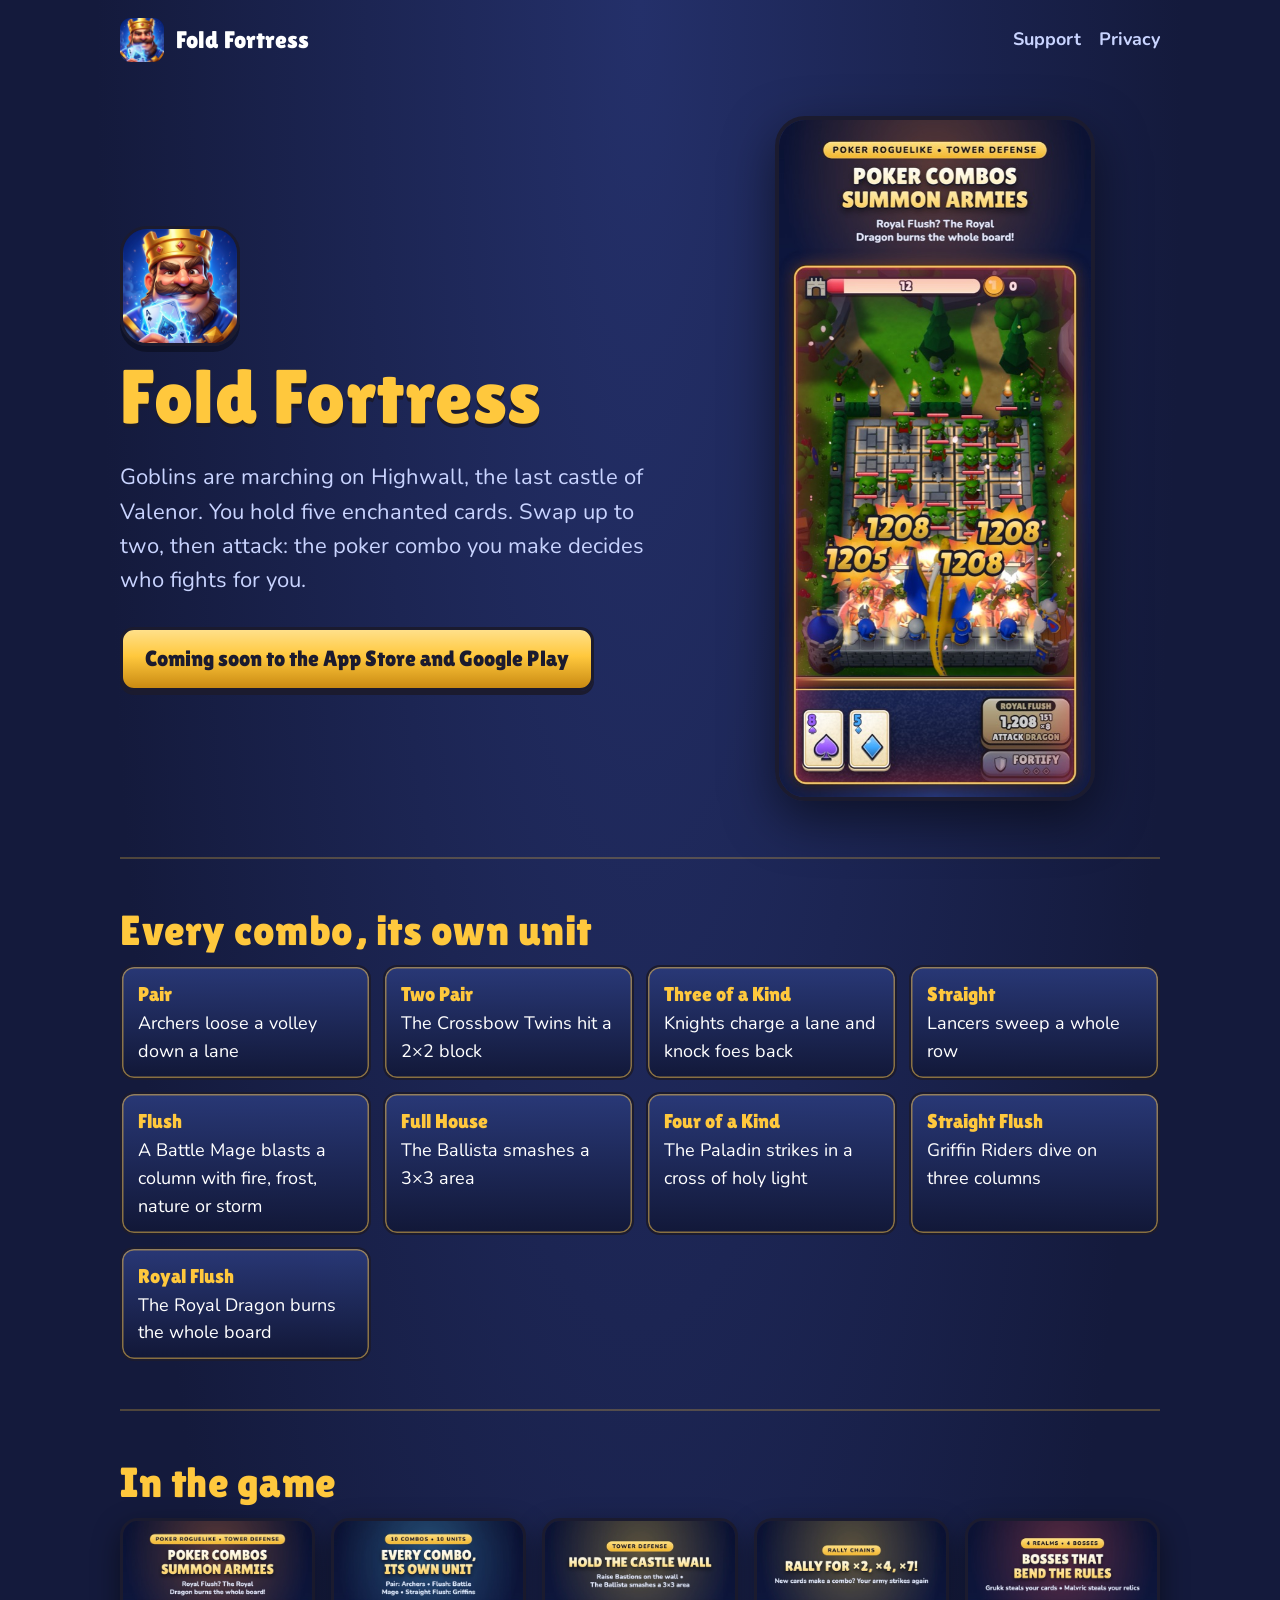
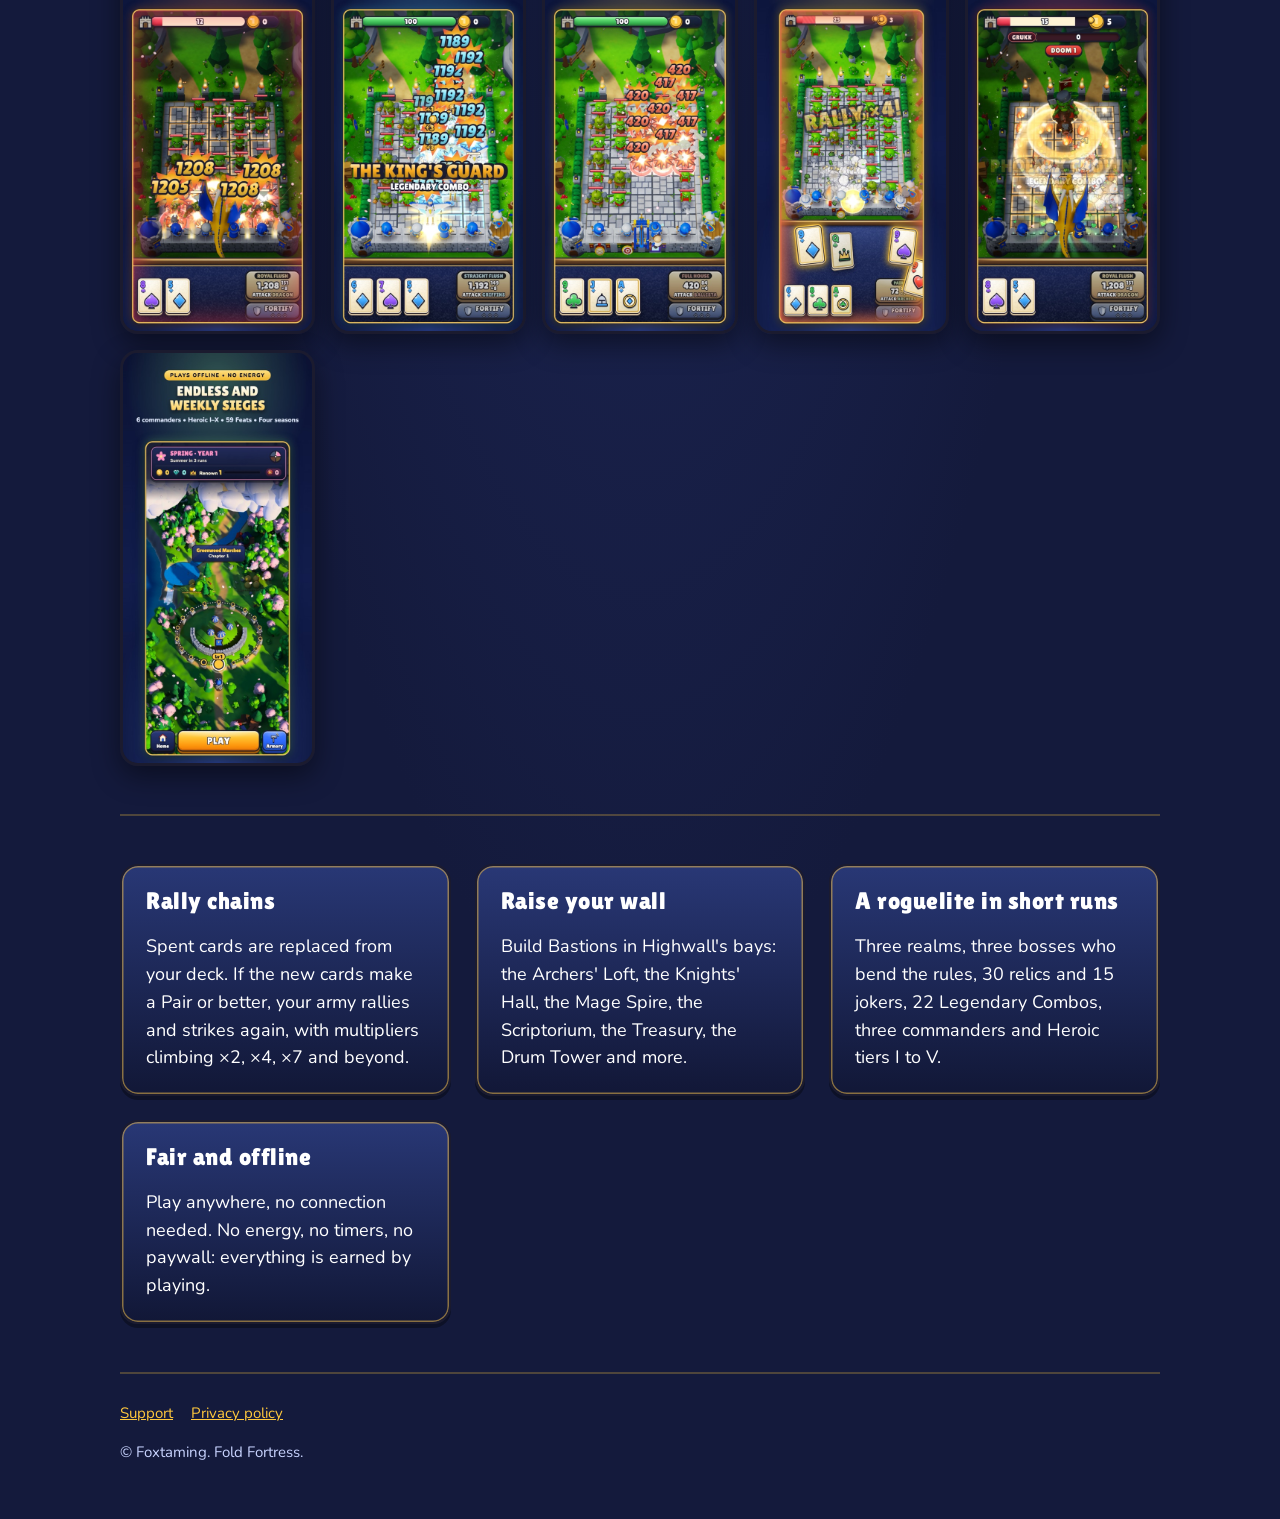
<file: index.html>
<!doctype html>
<html lang="en">
  <head>
    <meta charset="utf-8" />
    <meta name="viewport" content="width=device-width, initial-scale=1" />
    <title>Fold Fortress: poker combos summon armies</title>
    <meta
      name="description"
      content="Fold Fortress is a roguelite castle defense where every poker combo calls an army. Hold Highwall against the goblin horde."
    />
    <link rel="canonical" href="https://fox1304.github.io/fold-fortress-site/" />
    <meta property="og:type" content="website" />
    <meta property="og:site_name" content="Fold Fortress" />
    <meta property="og:url" content="https://fox1304.github.io/fold-fortress-site/" />
    <meta property="og:title" content="Fold Fortress" />
    <meta property="og:description" content="Every poker combo calls an army. Hold the wall. Summon the dragon." />
    <meta property="og:image" content="https://fox1304.github.io/fold-fortress-site/img/og-card.jpg" />
    <meta property="og:image:width" content="1200" />
    <meta property="og:image:height" content="630" />
    <meta property="og:image:alt" content="Fold Fortress: poker combos summon armies. The king's icon between two battle scenes of the Royal Dragon and the army fighting goblins on the castle board." />
    <meta name="twitter:card" content="summary_large_image" />
    <link rel="icon" href="img/icon_180.png" />
    <link rel="apple-touch-icon" href="img/icon_180.png" />
    <link rel="preconnect" href="https://fonts.googleapis.com" />
    <link rel="preconnect" href="https://fonts.gstatic.com" crossorigin />
    <link
      href="https://fonts.googleapis.com/css2?family=Lilita+One&family=Nunito:wght@400;700;800&display=swap"
      rel="stylesheet"
    />
    <link rel="stylesheet" href="style.css" />
  </head>
  <body>
    <div class="wrap">
      <header class="top">
        <a class="brand" href="./"><img src="img/icon_180.png" alt="" /><span>Fold Fortress</span></a>
        <nav><a href="support.html">Support</a><a href="privacy.html">Privacy</a></nav>
      </header>

      <section class="hero">
        <div>
          <img class="icon" src="img/icon_256.png" alt="Fold Fortress app icon" />
          <h1>Fold Fortress</h1>
          <p class="lede">
            Goblins are marching on Highwall, the last castle of Valenor. You hold five enchanted cards. Swap up to two,
            then attack: the poker combo you make decides who fights for you.
          </p>
          <span class="badge">Coming soon to the App Store and Google Play</span>
        </div>
        <img class="phone" src="img/shot_1_dragon.jpg" alt="The Royal Dragon flying over the battlefield" />
      </section>

      <section class="band">
        <h2>Every combo, its own unit</h2>
        <ul class="combos">
          <li><b>Pair</b>Archers loose a volley down a lane</li>
          <li><b>Two Pair</b>The Crossbow Twins hit a 2×2 block</li>
          <li><b>Three of a Kind</b>Knights charge a lane and knock foes back</li>
          <li><b>Straight</b>Lancers sweep a whole row</li>
          <li><b>Flush</b>A Battle Mage blasts a column with fire, frost, nature or storm</li>
          <li><b>Full House</b>The Ballista smashes a 3×3 area</li>
          <li><b>Four of a Kind</b>The Paladin strikes in a cross of holy light</li>
          <li><b>Straight Flush</b>Griffin Riders dive on three columns</li>
          <li><b>Royal Flush</b>The Royal Dragon burns the whole board</li>
        </ul>
      </section>

      <section class="band">
        <h2>In the game</h2>
        <div class="shots">
          <img src="img/shot_1_dragon.jpg" alt="The Royal Dragon breathing fire over the battlefield" loading="lazy" />
          <img src="img/shot_2_units.jpg" alt="A straight flush sending archers, knights and mages into battle" loading="lazy" />
          <img src="img/shot_3_bastions.jpg" alt="Bastions built on the fortress wall" loading="lazy" />
          <img src="img/shot_4_rally.jpg" alt="A Rally chain of combos" loading="lazy" />
          <img src="img/shot_5_boss.jpg" alt="A realm boss falling" loading="lazy" />
          <img src="img/shot_7_map.jpg" alt="The world map with Endless and Weekly Sieges" loading="lazy" />
        </div>
      </section>

      <section class="band">
        <div class="features">
          <div class="card">
            <h3>Rally chains</h3>
            <p>
              Spent cards are replaced from your deck. If the new cards make a Pair or better, your army rallies and
              strikes again, with multipliers climbing ×2, ×4, ×7 and beyond.
            </p>
          </div>
          <div class="card">
            <h3>Raise your wall</h3>
            <p>
              Build Bastions in Highwall's bays: the Archers' Loft, the Knights' Hall, the Mage Spire, the Scriptorium,
              the Treasury, the Drum Tower and more.
            </p>
          </div>
          <div class="card">
            <h3>A roguelite in short runs</h3>
            <p>
              Three realms, three bosses who bend the rules, 30 relics and 15 jokers, 22 Legendary Combos, three
              commanders and Heroic tiers I to V.
            </p>
          </div>
          <div class="card">
            <h3>Fair and offline</h3>
            <p>
              Play anywhere, no connection needed. No energy, no timers, no paywall: everything is earned by playing.
            </p>
          </div>
        </div>
      </section>

      <footer>
        <a href="support.html">Support</a><a href="privacy.html">Privacy policy</a>
        <p>© Foxtaming. Fold Fortress.</p>
      </footer>
    </div>
  </body>
</html>
</file>
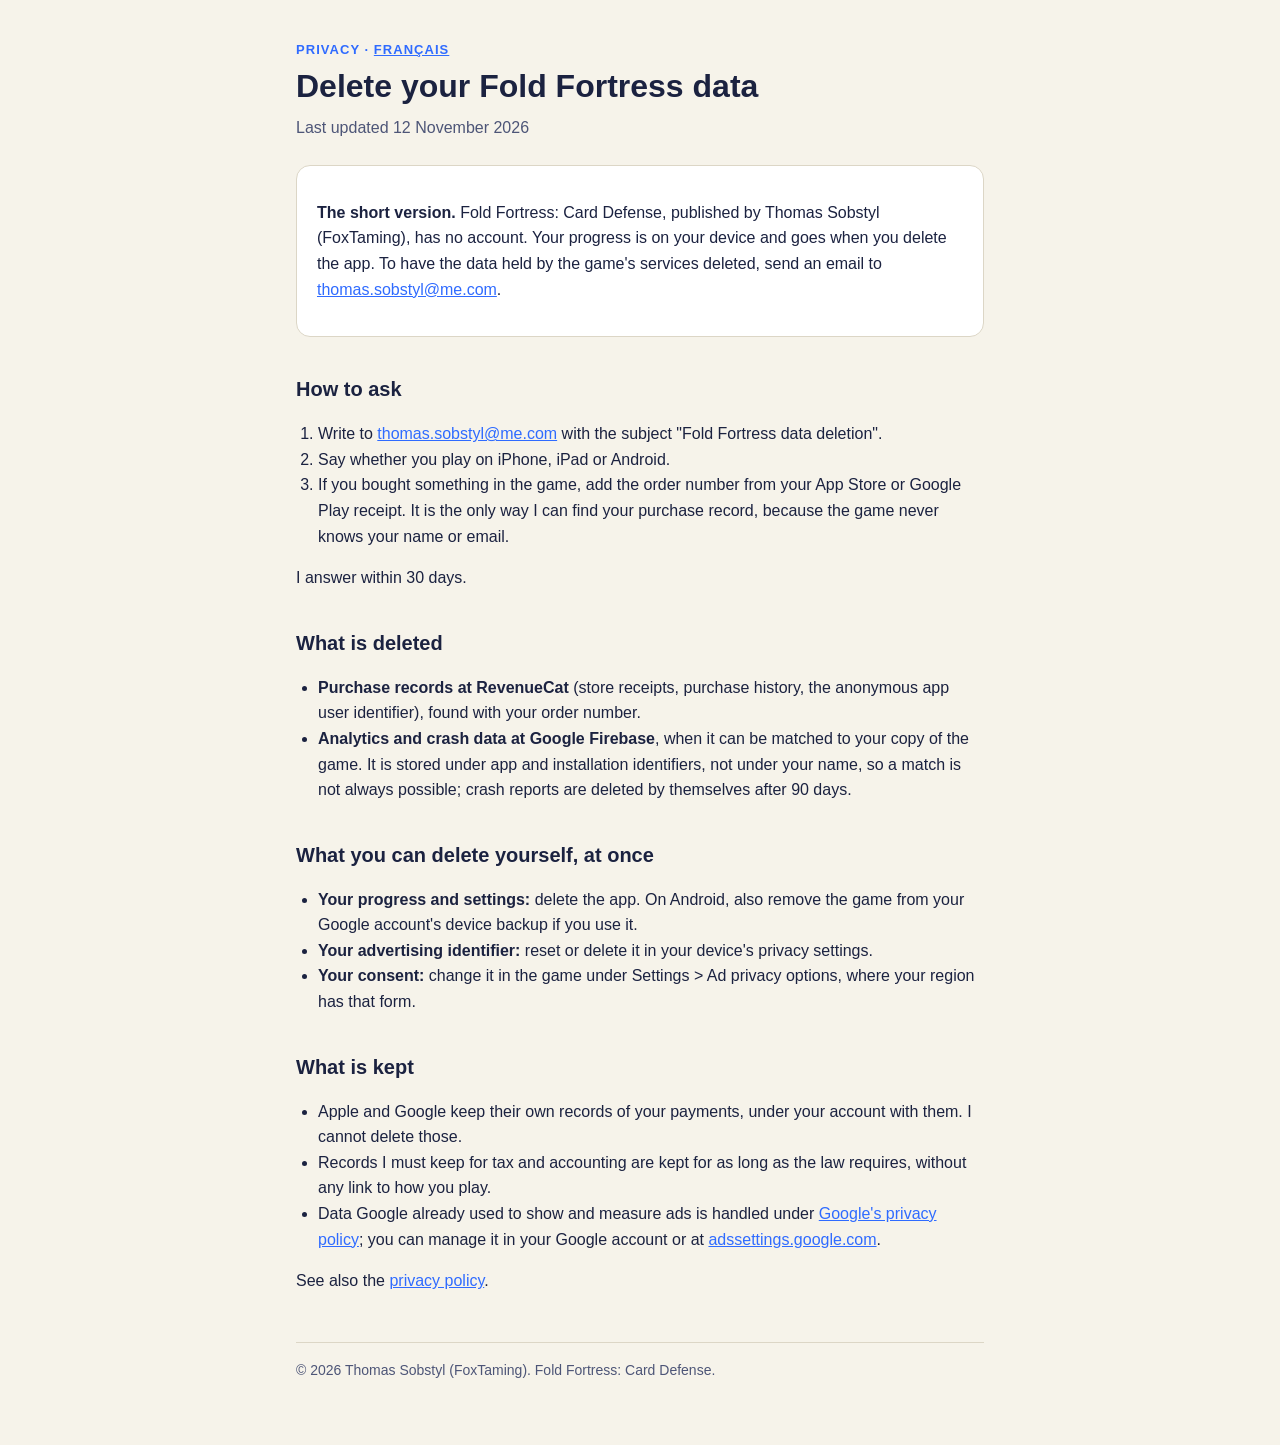
<file: delete-data.html>
<!DOCTYPE html>
<html lang="en">
<head>
<meta charset="utf-8">
<meta name="viewport" content="width=device-width,initial-scale=1">
<title>Delete your data — Fold Fortress</title>
<meta name="description" content="How to ask for the data linked to your copy of Fold Fortress: Card Defense to be deleted.">
<meta name="theme-color" content="#14204a">
<style>
  :root {
    --bg: #f6f3ea;
    --ink: #1b2240;
    --soft: #4d5577;
    --panel: #ffffff;
    --line: #dcd6c6;
    --accent: #2f6bff;
  }
  @media (prefers-color-scheme: dark) {
    :root {
      --bg: #10172f;
      --ink: #eef1fb;
      --soft: #aab3d4;
      --panel: #18213f;
      --line: #2a3560;
      --accent: #7fa3ff;
    }
  }
  * { box-sizing: border-box; }
  body {
    margin: 0;
    background: var(--bg);
    color: var(--ink);
    font: 16px/1.6 -apple-system, BlinkMacSystemFont, "Segoe UI", Roboto, Helvetica, Arial, sans-serif;
  }
  main { max-width: 720px; margin: 0 auto; padding: 40px 16px 64px; }
  .eyebrow { margin: 0; color: var(--accent); font-weight: 700; letter-spacing: .08em; text-transform: uppercase; font-size: 13px; }
  h1 { margin: 6px 0 0; font-size: 32px; line-height: 1.2; }
  h2 { margin: 36px 0 8px; font-size: 20px; }
  .updated { color: var(--soft); margin-top: 10px; }
  .panel { background: var(--panel); border: 1px solid var(--line); border-radius: 14px; padding: 18px 20px; margin-top: 24px; }
  a { color: var(--accent); }
  ul, ol { padding-left: 22px; }
  footer { border-top: 1px solid var(--line); margin-top: 48px; padding-top: 16px; color: var(--soft); font-size: 14px; }
</style>
</head>
<body>
<main>
  <p class="eyebrow">Privacy · <a href="fr/delete-data.html" hreflang="fr" lang="fr">Français</a></p>
  <h1>Delete your Fold Fortress data</h1>
  <p class="updated">Last updated 12 November 2026</p>

  <div class="panel">
    <p><strong>The short version.</strong> Fold Fortress: Card Defense, published by Thomas Sobstyl (FoxTaming), has
      no account. Your progress is on your device and goes when you delete the app. To have the data held by the
      game's services deleted, send an email to
      <a href="mailto:thomas.sobstyl@me.com?subject=Fold%20Fortress%20data%20deletion">thomas.sobstyl@me.com</a>.</p>
  </div>

  <h2>How to ask</h2>
  <ol>
    <li>Write to <a href="mailto:thomas.sobstyl@me.com?subject=Fold%20Fortress%20data%20deletion">thomas.sobstyl@me.com</a>
      with the subject "Fold Fortress data deletion".</li>
    <li>Say whether you play on iPhone, iPad or Android.</li>
    <li>If you bought something in the game, add the order number from your App Store or Google Play receipt. It is
      the only way I can find your purchase record, because the game never knows your name or email.</li>
  </ol>
  <p>I answer within 30 days.</p>

  <h2>What is deleted</h2>
  <ul>
    <li><strong>Purchase records at RevenueCat</strong> (store receipts, purchase history, the anonymous app user
      identifier), found with your order number.</li>
    <li><strong>Analytics and crash data at Google Firebase</strong>, when it can be matched to your copy of the
      game. It is stored under app and installation identifiers, not under your name, so a match is not always
      possible; crash reports are deleted by themselves after 90 days.</li>
  </ul>

  <h2>What you can delete yourself, at once</h2>
  <ul>
    <li><strong>Your progress and settings:</strong> delete the app. On Android, also remove the game from your
      Google account's device backup if you use it.</li>
    <li><strong>Your advertising identifier:</strong> reset or delete it in your device's privacy settings.</li>
    <li><strong>Your consent:</strong> change it in the game under Settings &gt; Ad privacy options, where your
      region has that form.</li>
  </ul>

  <h2>What is kept</h2>
  <ul>
    <li>Apple and Google keep their own records of your payments, under your account with them. I cannot delete
      those.</li>
    <li>Records I must keep for tax and accounting are kept for as long as the law requires, without any link to
      how you play.</li>
    <li>Data Google already used to show and measure ads is handled under
      <a href="https://policies.google.com/privacy">Google's privacy policy</a>; you can manage it in your Google
      account or at <a href="https://adssettings.google.com">adssettings.google.com</a>.</li>
  </ul>

  <p>See also the <a href="privacy.html">privacy policy</a>.</p>

  <footer>&copy; 2026 Thomas Sobstyl (FoxTaming). Fold Fortress: Card Defense.</footer>
</main>
</body>
</html>
</file>
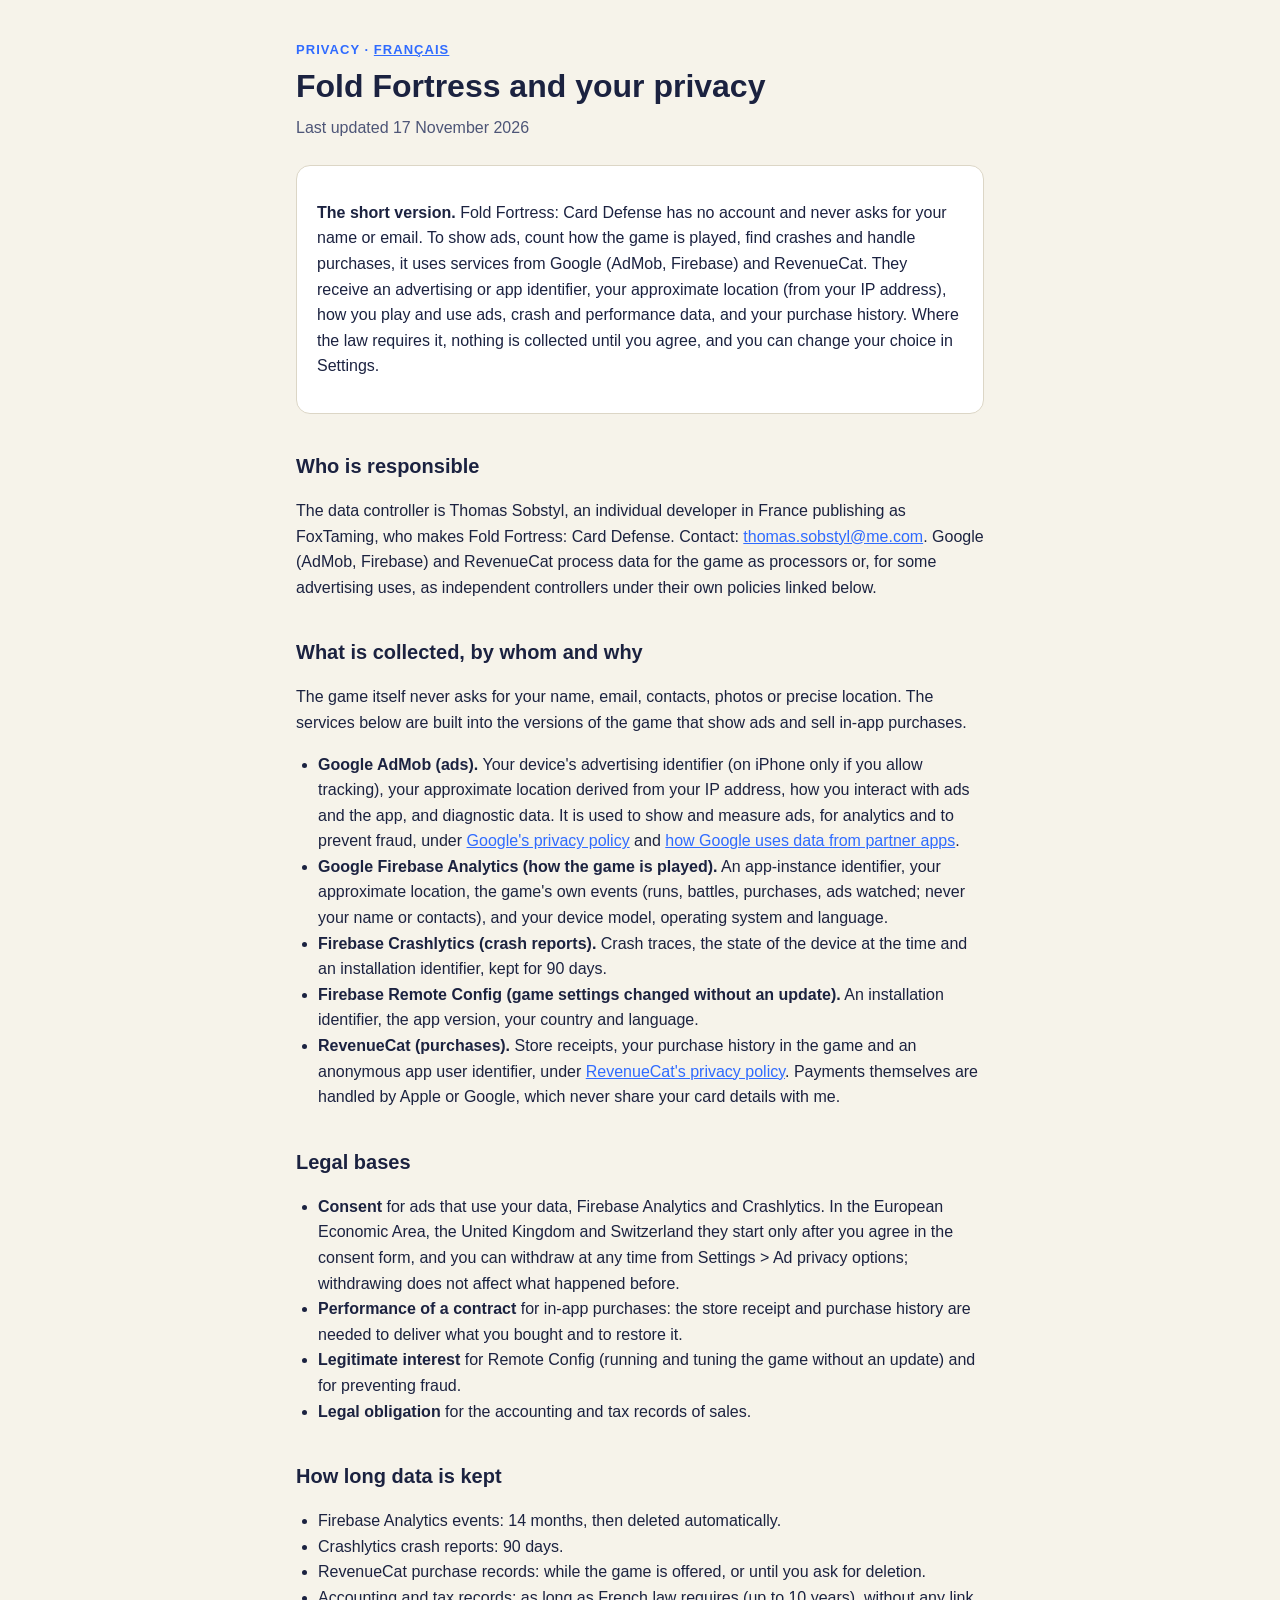
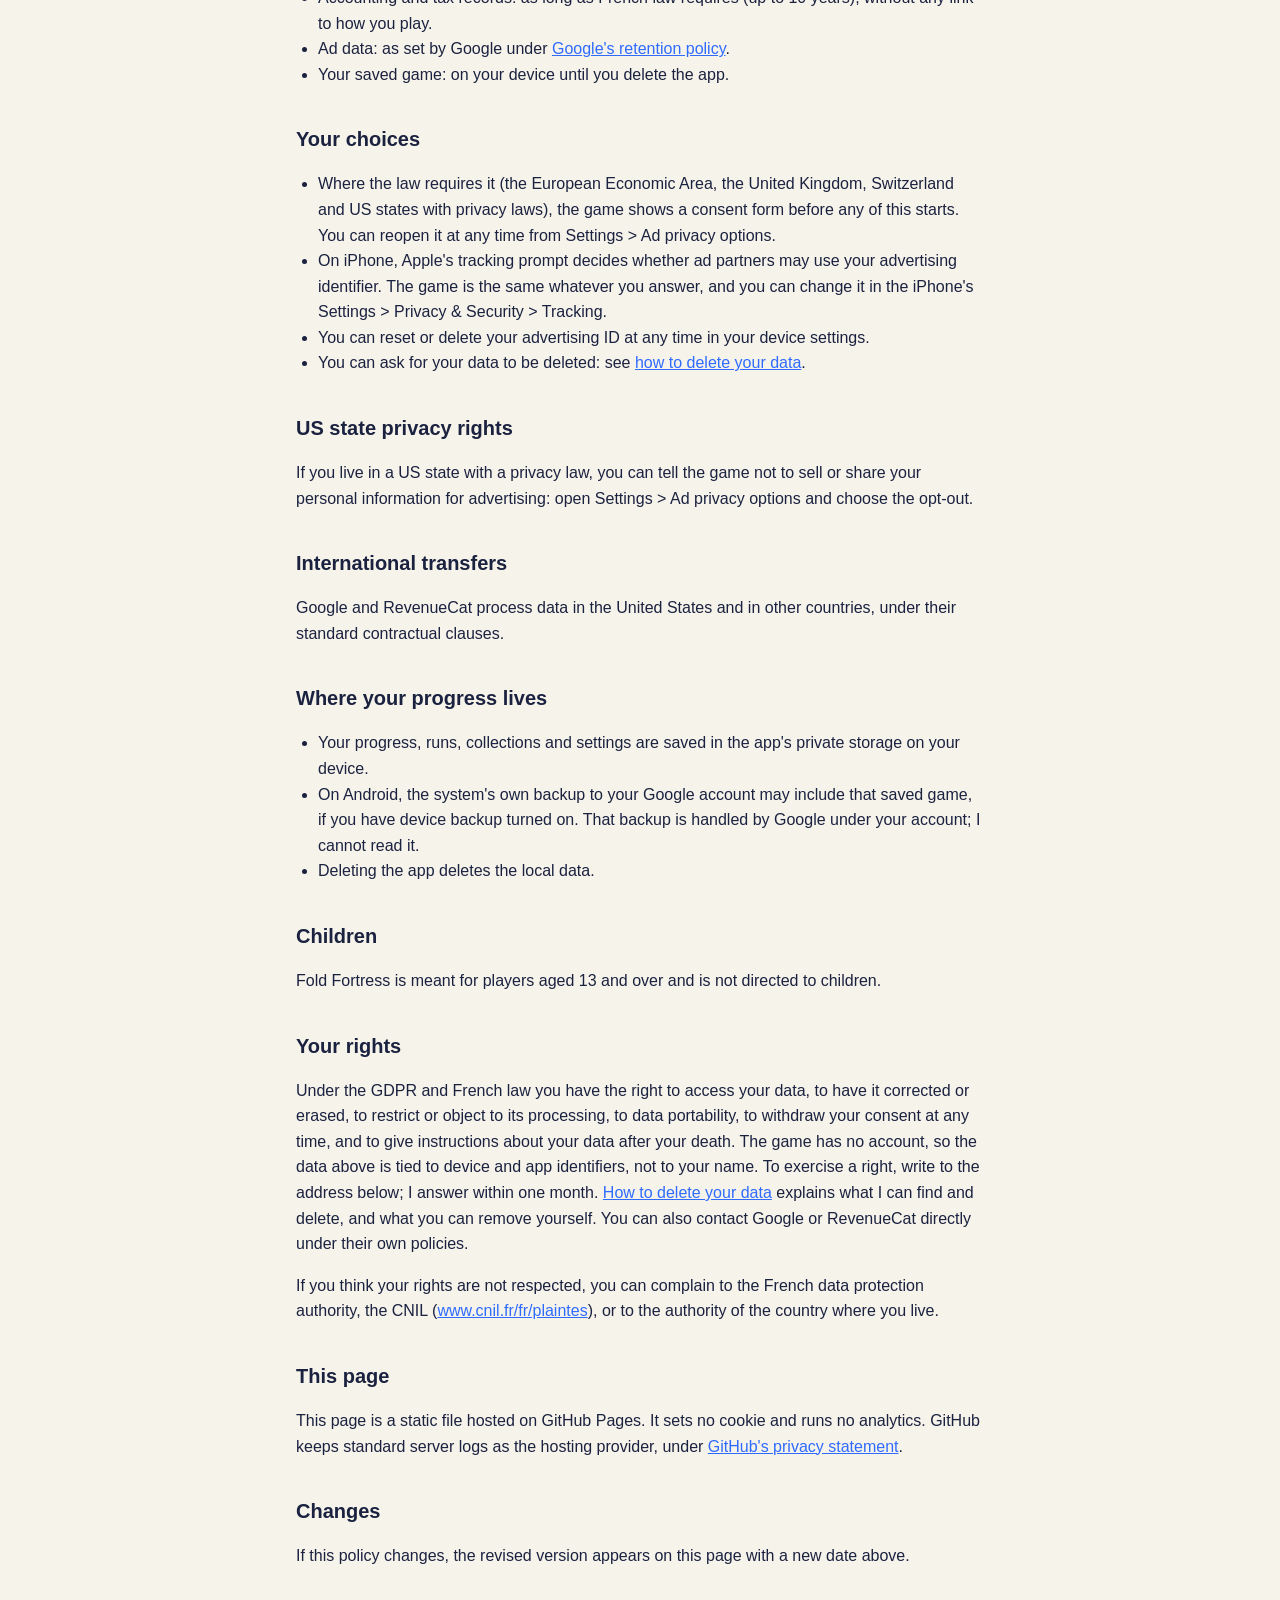
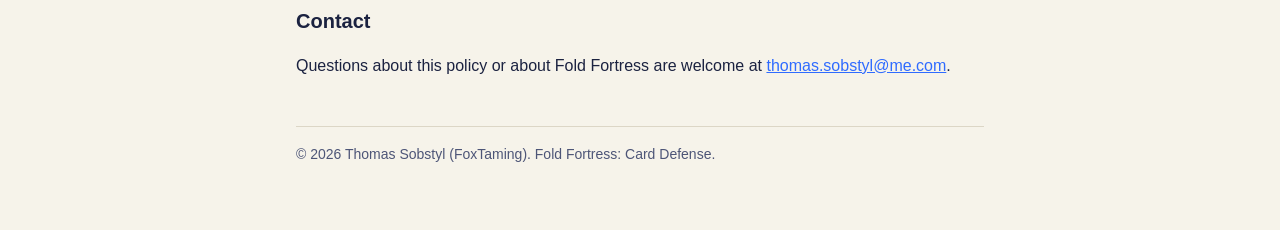
<file: privacy.html>
<!DOCTYPE html>
<html lang="en">
<head>
<meta charset="utf-8">
<meta name="viewport" content="width=device-width,initial-scale=1">
<title>Privacy — Fold Fortress</title>
<meta name="description" content="How Fold Fortress handles your data: no account, progress kept on your device, and what the ad, analytics and purchase services receive.">
<meta name="theme-color" content="#14204a">
<style>
  :root {
    --bg: #f6f3ea;
    --ink: #1b2240;
    --soft: #4d5577;
    --panel: #ffffff;
    --line: #dcd6c6;
    --accent: #2f6bff;
  }
  @media (prefers-color-scheme: dark) {
    :root {
      --bg: #10172f;
      --ink: #eef1fb;
      --soft: #aab3d4;
      --panel: #18213f;
      --line: #2a3560;
      --accent: #7fa3ff;
    }
  }
  * { box-sizing: border-box; }
  body {
    margin: 0;
    background: var(--bg);
    color: var(--ink);
    font: 16px/1.6 -apple-system, BlinkMacSystemFont, "Segoe UI", Roboto, Helvetica, Arial, sans-serif;
  }
  main { max-width: 720px; margin: 0 auto; padding: 40px 16px 64px; }
  .eyebrow { margin: 0; color: var(--accent); font-weight: 700; letter-spacing: .08em; text-transform: uppercase; font-size: 13px; }
  h1 { margin: 6px 0 0; font-size: 32px; line-height: 1.2; }
  h2 { margin: 36px 0 8px; font-size: 20px; }
  .updated { color: var(--soft); margin-top: 10px; }
  .panel { background: var(--panel); border: 1px solid var(--line); border-radius: 14px; padding: 18px 20px; margin-top: 24px; }
  a { color: var(--accent); }
  ul { padding-left: 22px; }
  footer { border-top: 1px solid var(--line); margin-top: 48px; padding-top: 16px; color: var(--soft); font-size: 14px; }
</style>
</head>
<body>
<main>
  <p class="eyebrow">Privacy · <a href="fr/privacy.html" hreflang="fr" lang="fr">Français</a></p>
  <h1>Fold Fortress and your privacy</h1>
  <p class="updated">Last updated 17 November 2026</p>

  <div class="panel">
    <p><strong>The short version.</strong> Fold Fortress: Card Defense has no account and never asks for your name or
      email. To show ads, count how the game is played, find crashes and handle purchases, it uses services from
      Google (AdMob, Firebase) and RevenueCat. They receive an advertising or app identifier, your approximate
      location (from your IP address), how you play and use ads, crash and performance data, and your purchase
      history. Where the law requires it, nothing is collected until you agree, and you can change your choice in
      Settings.</p>
  </div>

  <h2>Who is responsible</h2>
  <p>The data controller is Thomas Sobstyl, an individual developer in France publishing as FoxTaming, who makes
    Fold Fortress: Card Defense. Contact: <a href="mailto:thomas.sobstyl@me.com">thomas.sobstyl@me.com</a>. Google
    (AdMob, Firebase) and RevenueCat process data for the game as processors or, for some advertising uses, as
    independent controllers under their own policies linked below.</p>

  <h2>What is collected, by whom and why</h2>
  <p>The game itself never asks for your name, email, contacts, photos or precise location. The services below
    are built into the versions of the game that show ads and sell in-app purchases.</p>
  <ul>
    <li><strong>Google AdMob (ads).</strong> Your device's advertising identifier (on iPhone only if you allow
      tracking), your approximate location derived from your IP address, how you interact with ads and the app, and
      diagnostic data. It is used to show and measure ads, for analytics and to prevent fraud, under
      <a href="https://policies.google.com/privacy">Google's privacy policy</a> and
      <a href="https://policies.google.com/technologies/partner-sites">how Google uses data from partner apps</a>.</li>
    <li><strong>Google Firebase Analytics (how the game is played).</strong> An app-instance identifier, your
      approximate location, the game's own events (runs, battles, purchases, ads watched; never your name or
      contacts), and your device model, operating system and language.</li>
    <li><strong>Firebase Crashlytics (crash reports).</strong> Crash traces, the state of the device at the time
      and an installation identifier, kept for 90 days.</li>
    <li><strong>Firebase Remote Config (game settings changed without an update).</strong> An installation
      identifier, the app version, your country and language.</li>
    <li><strong>RevenueCat (purchases).</strong> Store receipts, your purchase history in the game and an anonymous
      app user identifier, under <a href="https://www.revenuecat.com/privacy">RevenueCat's privacy policy</a>.
      Payments themselves are handled by Apple or Google, which never share your card details with me.</li>
  </ul>

  <h2>Legal bases</h2>
  <ul>
    <li><strong>Consent</strong> for ads that use your data, Firebase Analytics and Crashlytics. In the European
      Economic Area, the United Kingdom and Switzerland they start only after you agree in the consent form, and you
      can withdraw at any time from Settings &gt; Ad privacy options; withdrawing does not affect what happened
      before.</li>
    <li><strong>Performance of a contract</strong> for in-app purchases: the store receipt and purchase history are
      needed to deliver what you bought and to restore it.</li>
    <li><strong>Legitimate interest</strong> for Remote Config (running and tuning the game without an update) and for
      preventing fraud.</li>
    <li><strong>Legal obligation</strong> for the accounting and tax records of sales.</li>
  </ul>

  <h2>How long data is kept</h2>
  <ul>
    <li>Firebase Analytics events: 14 months, then deleted automatically.</li>
    <li>Crashlytics crash reports: 90 days.</li>
    <li>RevenueCat purchase records: while the game is offered, or until you ask for deletion.</li>
    <li>Accounting and tax records: as long as French law requires (up to 10 years), without any link to how you
      play.</li>
    <li>Ad data: as set by Google under <a href="https://policies.google.com/technologies/retention">Google's
      retention policy</a>.</li>
    <li>Your saved game: on your device until you delete the app.</li>
  </ul>

  <h2>Your choices</h2>
  <ul>
    <li>Where the law requires it (the European Economic Area, the United Kingdom, Switzerland and US states with
      privacy laws), the game shows a consent form before any of this starts. You can reopen it at any time from
      Settings &gt; Ad privacy options.</li>
    <li>On iPhone, Apple's tracking prompt decides whether ad partners may use your advertising identifier. The
      game is the same whatever you answer, and you can change it in the iPhone's Settings &gt; Privacy &amp;
      Security &gt; Tracking.</li>
    <li>You can reset or delete your advertising ID at any time in your device settings.</li>
    <li>You can ask for your data to be deleted: see <a href="delete-data.html">how to delete your data</a>.</li>
  </ul>

  <h2>US state privacy rights</h2>
  <p>If you live in a US state with a privacy law, you can tell the game not to sell or share your personal
    information for advertising: open Settings &gt; Ad privacy options and choose the opt-out.</p>

  <h2>International transfers</h2>
  <p>Google and RevenueCat process data in the United States and in other countries, under their standard
    contractual clauses.</p>

  <h2>Where your progress lives</h2>
  <ul>
    <li>Your progress, runs, collections and settings are saved in the app's private storage on your device.</li>
    <li>On Android, the system's own backup to your Google account may include that saved game, if you have
      device backup turned on. That backup is handled by Google under your account; I cannot read it.</li>
    <li>Deleting the app deletes the local data.</li>
  </ul>

  <h2>Children</h2>
  <p>Fold Fortress is meant for players aged 13 and over and is not directed to children.</p>

  <h2>Your rights</h2>
  <p>Under the GDPR and French law you have the right to access your data, to have it corrected or erased, to
    restrict or object to its processing, to data portability, to withdraw your consent at any time, and to give
    instructions about your data after your death. The game has no account, so the data above is tied to device
    and app identifiers, not to your name. To exercise a right, write to the address below; I answer within one
    month. <a href="delete-data.html">How to delete your data</a> explains what I can find and delete, and what you
    can remove yourself. You can also contact Google or RevenueCat directly under their own policies.</p>
  <p>If you think your rights are not respected, you can complain to the French data protection authority, the
    CNIL (<a href="https://www.cnil.fr/fr/plaintes">www.cnil.fr/fr/plaintes</a>), or to the authority of the country
    where you live.</p>

  <h2>This page</h2>
  <p>This page is a static file hosted on GitHub Pages. It sets no cookie and runs no analytics. GitHub keeps
    standard server logs as the hosting provider, under
    <a href="https://docs.github.com/en/site-policy/privacy-policies/github-general-privacy-statement">GitHub's
    privacy statement</a>.</p>

  <h2>Changes</h2>
  <p>If this policy changes, the revised version appears on this page with a new date above.</p>

  <h2>Contact</h2>
  <p>Questions about this policy or about Fold Fortress are welcome at
    <a href="mailto:thomas.sobstyl@me.com">thomas.sobstyl@me.com</a>.</p>

  <footer>&copy; 2026 Thomas Sobstyl (FoxTaming). Fold Fortress: Card Defense.</footer>
</main>
</body>
</html>
</file>
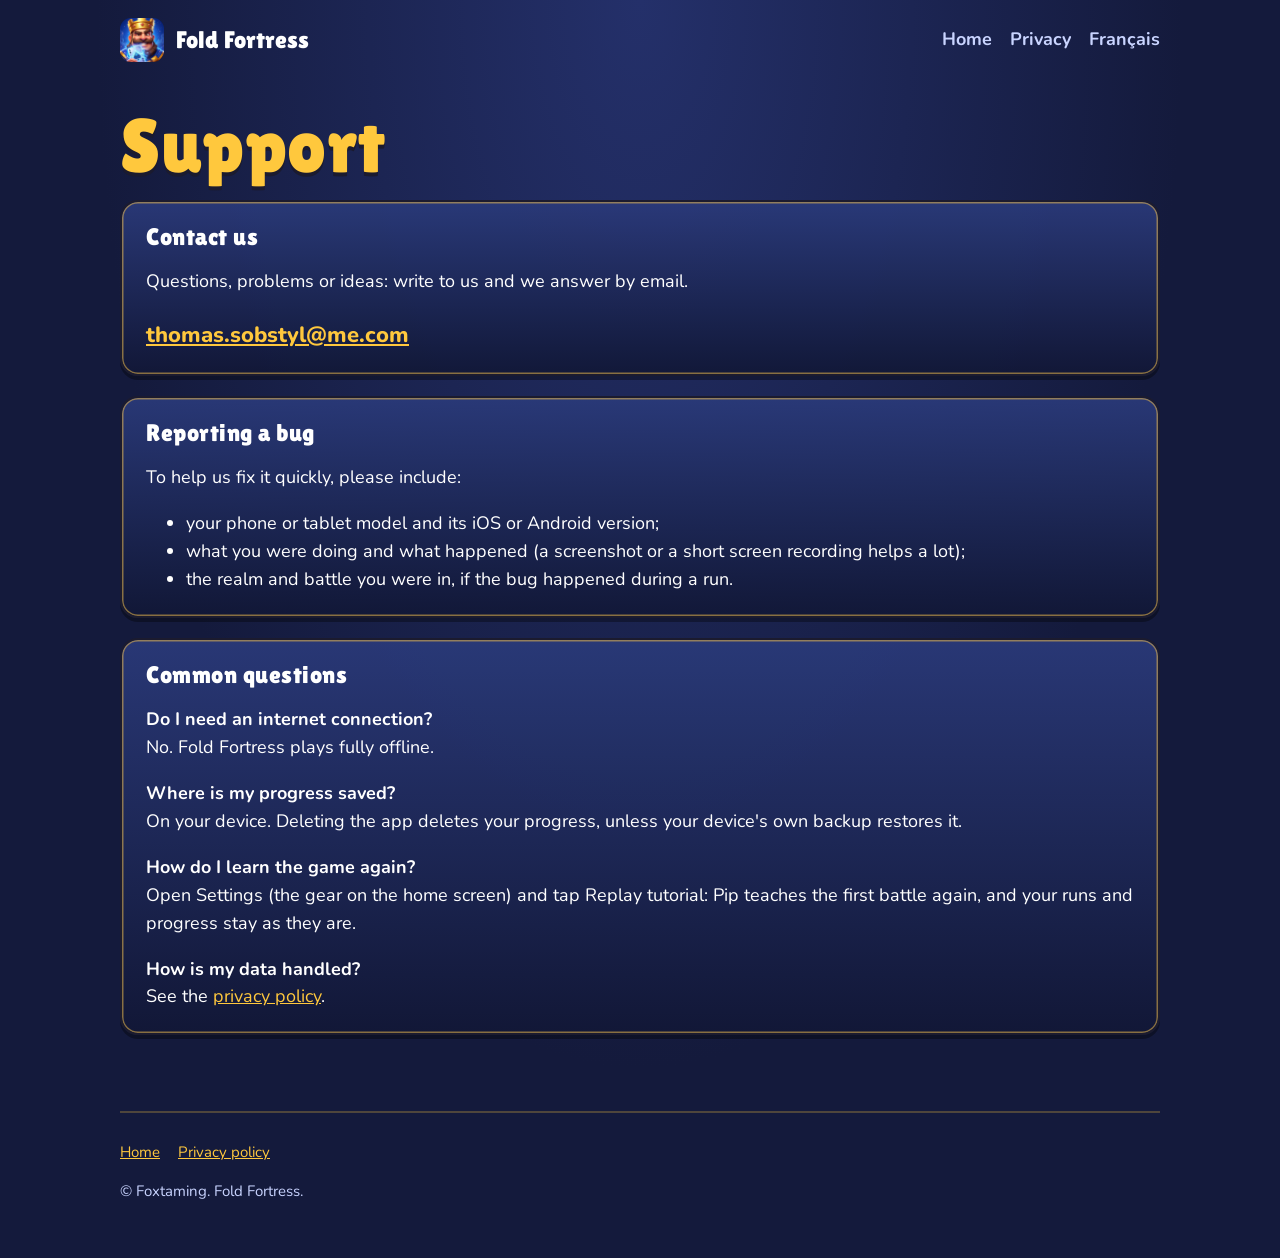
<file: support.html>
<!doctype html>
<html lang="en">
  <head>
    <meta charset="utf-8" />
    <meta name="viewport" content="width=device-width, initial-scale=1" />
    <title>Fold Fortress support</title>
    <meta name="description" content="Get help with Fold Fortress: contact, bug reports and common questions." />
    <link rel="icon" href="img/icon_180.png" />
    <link rel="preconnect" href="https://fonts.googleapis.com" />
    <link rel="preconnect" href="https://fonts.gstatic.com" crossorigin />
    <link
      href="https://fonts.googleapis.com/css2?family=Lilita+One&family=Nunito:wght@400;700;800&display=swap"
      rel="stylesheet"
    />
    <link rel="stylesheet" href="style.css" />
  </head>
  <body>
    <div class="wrap">
      <header class="top">
        <a class="brand" href="./"><img src="img/icon_180.png" alt="" /><span>Fold Fortress</span></a>
        <nav><a href="./">Home</a><a href="privacy.html">Privacy</a><a href="fr/support.html" hreflang="fr" lang="fr">Français</a></nav>
      </header>

      <main class="page">
        <h1>Support</h1>

        <div class="card">
          <h2>Contact us</h2>
          <p>Questions, problems or ideas: write to us and we answer by email.</p>
          <p class="mail">
            <a href="mailto:thomas.sobstyl@me.com?subject=Fold%20Fortress%20support">thomas.sobstyl@me.com</a>
          </p>
        </div>

        <div class="card">
          <h2>Reporting a bug</h2>
          <p>To help us fix it quickly, please include:</p>
          <ul>
            <li>your phone or tablet model and its iOS or Android version;</li>
            <li>what you were doing and what happened (a screenshot or a short screen recording helps a lot);</li>
            <li>the realm and battle you were in, if the bug happened during a run.</li>
          </ul>
        </div>

        <div class="card">
          <h2>Common questions</h2>
          <p>
            <b>Do I need an internet connection?</b><br />
            No. Fold Fortress plays fully offline.
          </p>
          <p>
            <b>Where is my progress saved?</b><br />
            On your device. Deleting the app deletes your progress, unless your device's own backup restores it.
          </p>
          <p>
            <b>How do I learn the game again?</b><br />
            Open Settings (the gear on the home screen) and tap Replay tutorial: Pip teaches the first battle again, and
            your runs and progress stay as they are.
          </p>
          <p>
            <b>How is my data handled?</b><br />
            See the <a href="privacy.html">privacy policy</a>.
          </p>
        </div>
      </main>

      <footer>
        <a href="./">Home</a><a href="privacy.html">Privacy policy</a>
        <p>© Foxtaming. Fold Fortress.</p>
      </footer>
    </div>
  </body>
</html>
</file>
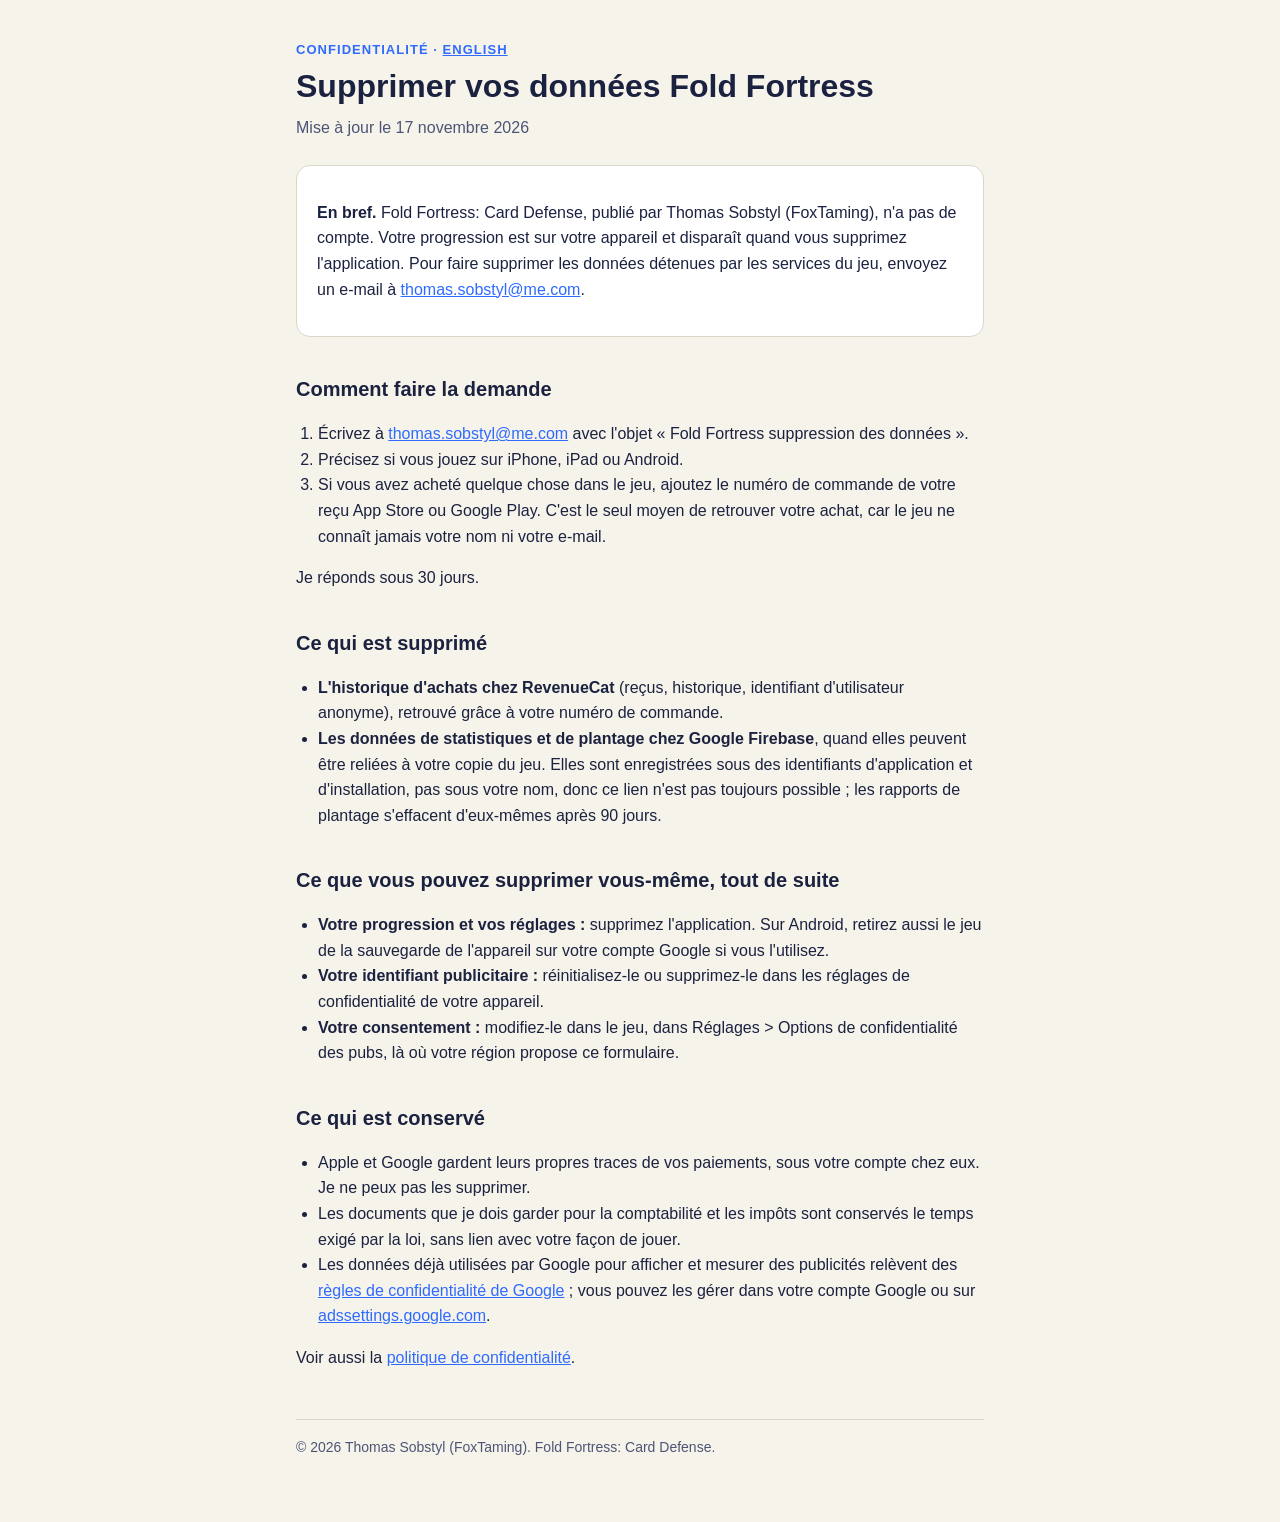
<file: fr/delete-data.html>
<!DOCTYPE html>
<html lang="fr">
<head>
<meta charset="utf-8">
<meta name="viewport" content="width=device-width,initial-scale=1">
<title>Supprimer vos données — Fold Fortress</title>
<meta name="description" content="Comment demander la suppression des données liées à votre copie de Fold Fortress: Card Defense.">
<meta name="theme-color" content="#14204a">
<style>
  :root {
    --bg: #f6f3ea;
    --ink: #1b2240;
    --soft: #4d5577;
    --panel: #ffffff;
    --line: #dcd6c6;
    --accent: #2f6bff;
  }
  @media (prefers-color-scheme: dark) {
    :root {
      --bg: #10172f;
      --ink: #eef1fb;
      --soft: #aab3d4;
      --panel: #18213f;
      --line: #2a3560;
      --accent: #7fa3ff;
    }
  }
  * { box-sizing: border-box; }
  body {
    margin: 0;
    background: var(--bg);
    color: var(--ink);
    font: 16px/1.6 -apple-system, BlinkMacSystemFont, "Segoe UI", Roboto, Helvetica, Arial, sans-serif;
  }
  main { max-width: 720px; margin: 0 auto; padding: 40px 16px 64px; }
  .eyebrow { margin: 0; color: var(--accent); font-weight: 700; letter-spacing: .08em; text-transform: uppercase; font-size: 13px; }
  h1 { margin: 6px 0 0; font-size: 32px; line-height: 1.2; }
  h2 { margin: 36px 0 8px; font-size: 20px; }
  .updated { color: var(--soft); margin-top: 10px; }
  .panel { background: var(--panel); border: 1px solid var(--line); border-radius: 14px; padding: 18px 20px; margin-top: 24px; }
  a { color: var(--accent); }
  ul, ol { padding-left: 22px; }
  footer { border-top: 1px solid var(--line); margin-top: 48px; padding-top: 16px; color: var(--soft); font-size: 14px; }
</style>
</head>
<body>
<main>
  <p class="eyebrow">Confidentialité · <a href="../delete-data.html" hreflang="en" lang="en">English</a></p>
  <h1>Supprimer vos données Fold Fortress</h1>
  <p class="updated">Mise à jour le 17 novembre 2026</p>

  <div class="panel">
    <p><strong>En bref.</strong> Fold Fortress: Card Defense, publié par Thomas Sobstyl (FoxTaming), n'a pas de
      compte. Votre progression est sur votre appareil et disparaît quand vous supprimez l'application. Pour faire
      supprimer les données détenues par les services du jeu, envoyez un e-mail à <a href="mailto:thomas.sobstyl@me.com?subject=Fold%20Fortress%20suppression%20des%20donn%C3%A9es">thomas.sobstyl@me.com</a>.</p>
  </div>

  <h2>Comment faire la demande</h2>
  <ol>
    <li>Écrivez à <a href="mailto:thomas.sobstyl@me.com?subject=Fold%20Fortress%20suppression%20des%20donn%C3%A9es">thomas.sobstyl@me.com</a> avec l'objet « Fold Fortress suppression des données ».</li>
    <li>Précisez si vous jouez sur iPhone, iPad ou Android.</li>
    <li>Si vous avez acheté quelque chose dans le jeu, ajoutez le numéro de commande de votre reçu App Store ou
      Google Play. C'est le seul moyen de retrouver votre achat, car le jeu ne connaît jamais votre nom ni votre
      e-mail.</li>
  </ol>
  <p>Je réponds sous 30 jours.</p>

  <h2>Ce qui est supprimé</h2>
  <ul>
    <li><strong>L'historique d'achats chez RevenueCat</strong> (reçus, historique, identifiant d'utilisateur
      anonyme), retrouvé grâce à votre numéro de commande.</li>
    <li><strong>Les données de statistiques et de plantage chez Google Firebase</strong>, quand elles peuvent être
      reliées à votre copie du jeu. Elles sont enregistrées sous des identifiants d'application et d'installation,
      pas sous votre nom, donc ce lien n'est pas toujours possible ; les rapports de plantage s'effacent d'eux-mêmes
      après 90 jours.</li>
  </ul>

  <h2>Ce que vous pouvez supprimer vous-même, tout de suite</h2>
  <ul>
    <li><strong>Votre progression et vos réglages :</strong> supprimez l'application. Sur Android, retirez aussi le
      jeu de la sauvegarde de l'appareil sur votre compte Google si vous l'utilisez.</li>
    <li><strong>Votre identifiant publicitaire :</strong> réinitialisez-le ou supprimez-le dans les réglages de
      confidentialité de votre appareil.</li>
    <li><strong>Votre consentement :</strong> modifiez-le dans le jeu, dans Réglages &gt; Options de confidentialité
      des pubs, là où votre région propose ce formulaire.</li>
  </ul>

  <h2>Ce qui est conservé</h2>
  <ul>
    <li>Apple et Google gardent leurs propres traces de vos paiements, sous votre compte chez eux. Je ne peux pas
      les supprimer.</li>
    <li>Les documents que je dois garder pour la comptabilité et les impôts sont conservés le temps exigé par la
      loi, sans lien avec votre façon de jouer.</li>
    <li>Les données déjà utilisées par Google pour afficher et mesurer des publicités relèvent des
      <a href="https://policies.google.com/privacy?hl=fr">règles de confidentialité de Google</a> ; vous pouvez les
      gérer dans votre compte Google ou sur <a href="https://adssettings.google.com">adssettings.google.com</a>.</li>
  </ul>

  <p>Voir aussi la <a href="privacy.html">politique de confidentialité</a>.</p>

  <footer>&copy; 2026 Thomas Sobstyl (FoxTaming). Fold Fortress: Card Defense.</footer>
</main>
</body>
</html>
</file>
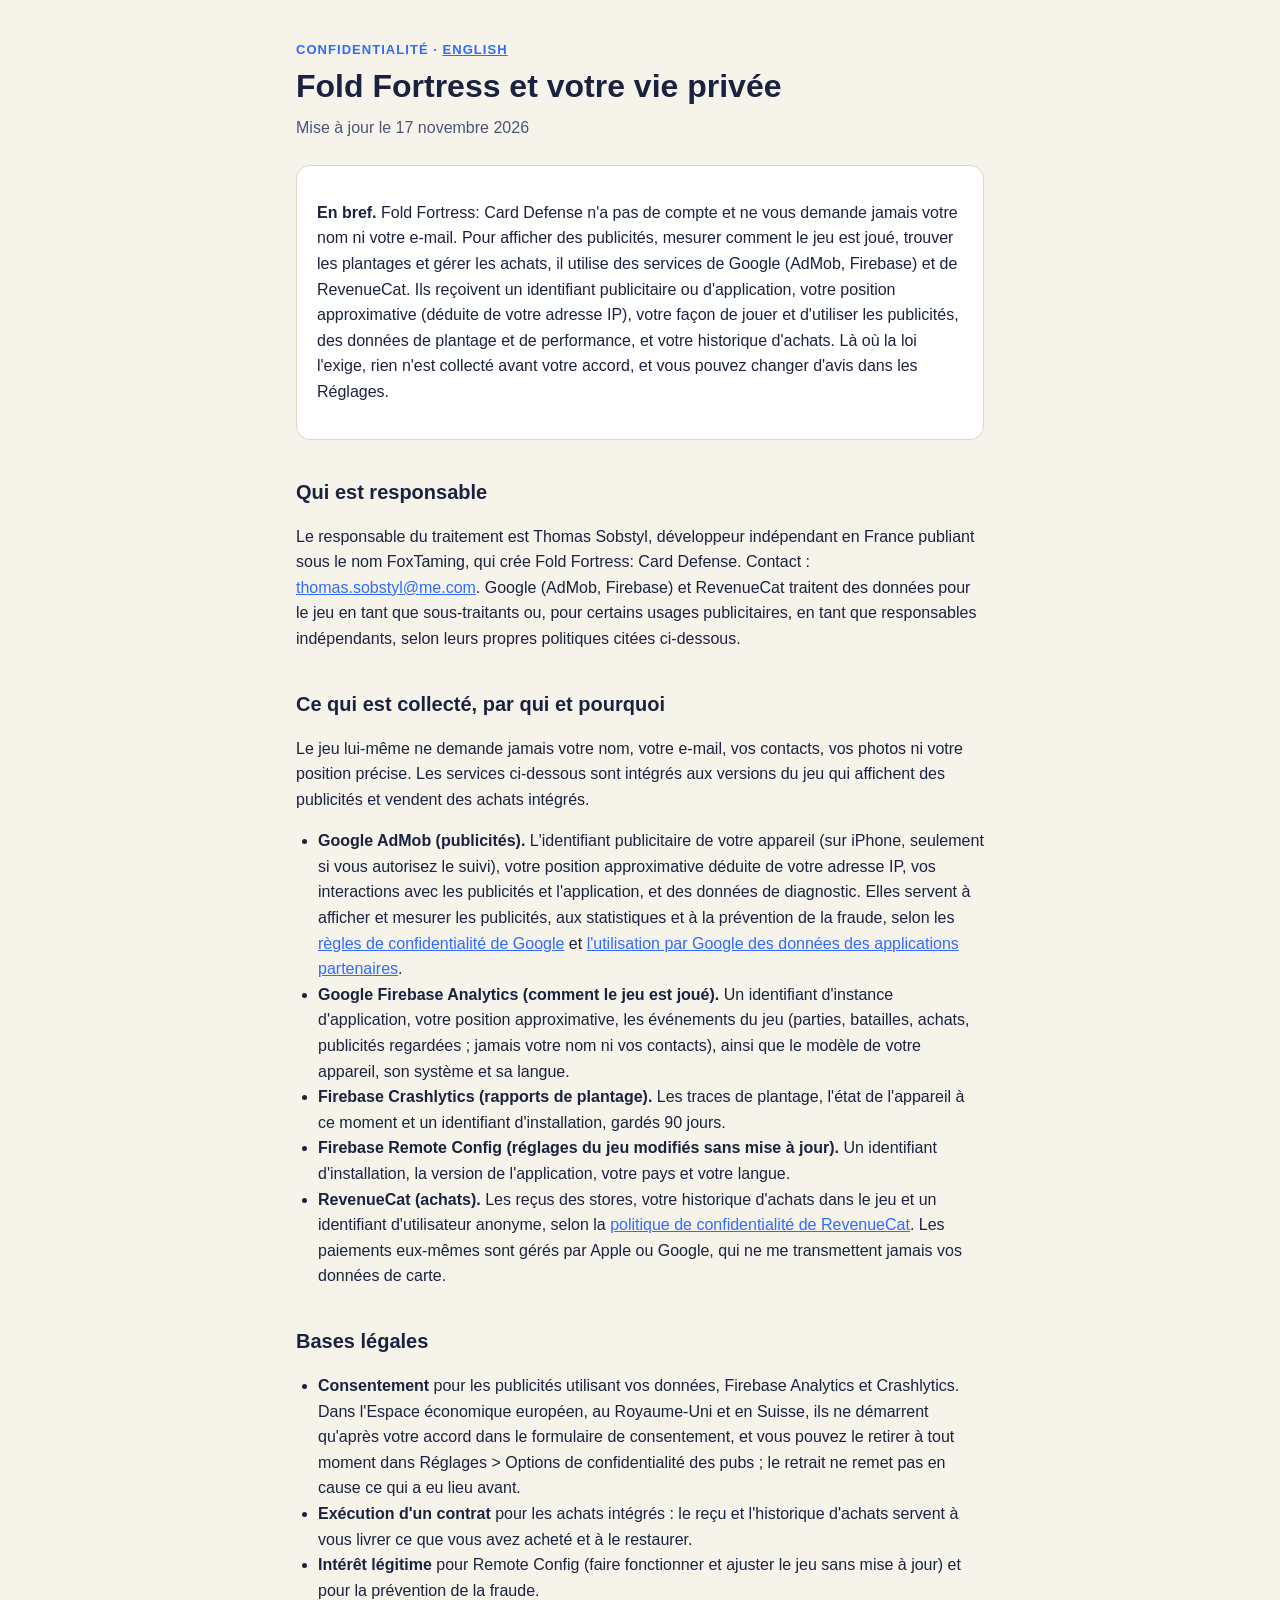
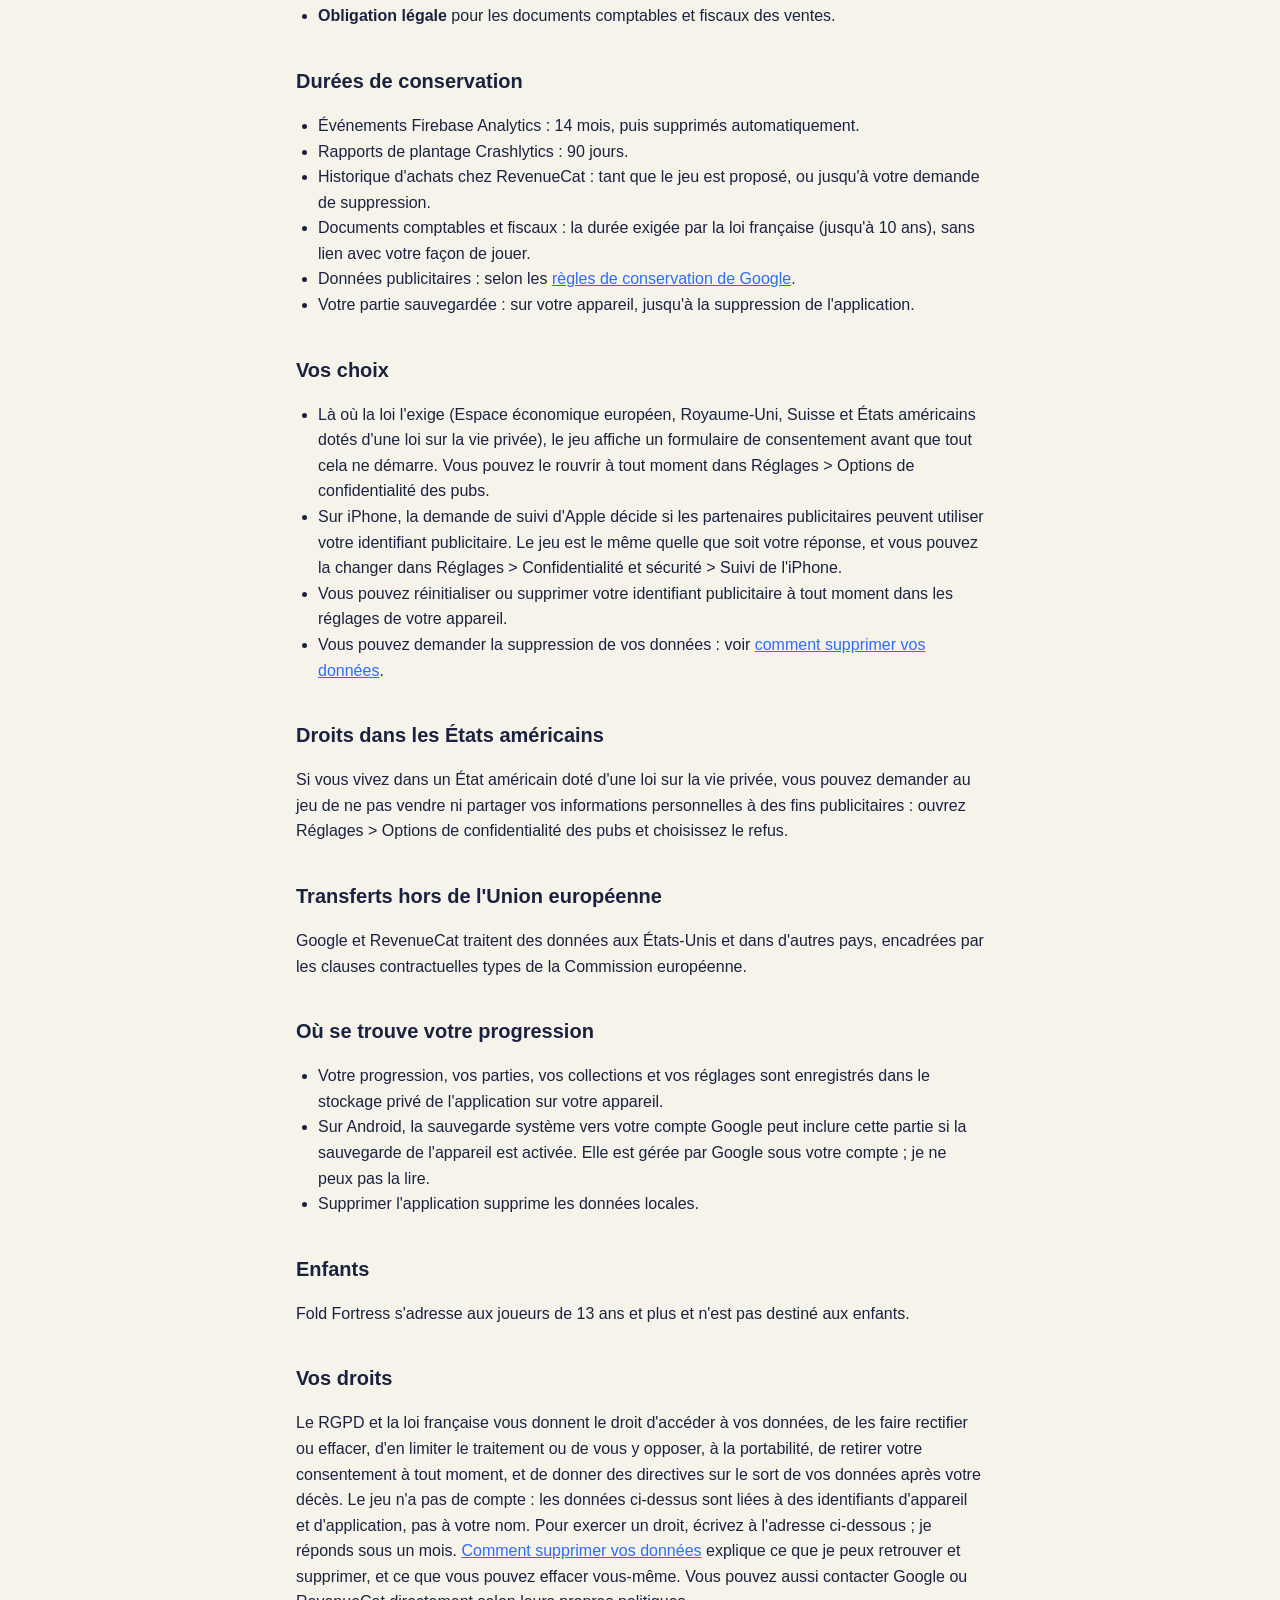
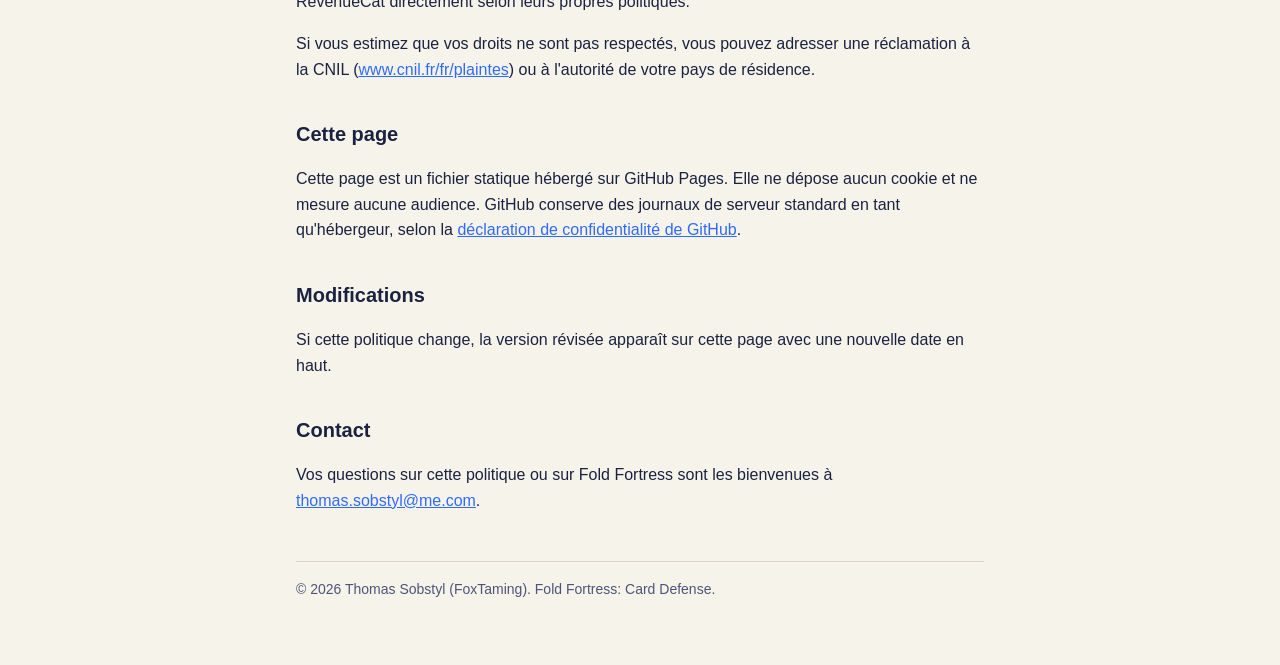
<file: fr/privacy.html>
<!DOCTYPE html>
<html lang="fr">
<head>
<meta charset="utf-8">
<meta name="viewport" content="width=device-width,initial-scale=1">
<title>Confidentialité — Fold Fortress</title>
<meta name="description" content="Comment Fold Fortress traite vos données : pas de compte, progression gardée sur votre appareil, et ce que reçoivent les services de publicité, de statistiques et d'achats.">
<meta name="theme-color" content="#14204a">
<style>
  :root {
    --bg: #f6f3ea;
    --ink: #1b2240;
    --soft: #4d5577;
    --panel: #ffffff;
    --line: #dcd6c6;
    --accent: #2f6bff;
  }
  @media (prefers-color-scheme: dark) {
    :root {
      --bg: #10172f;
      --ink: #eef1fb;
      --soft: #aab3d4;
      --panel: #18213f;
      --line: #2a3560;
      --accent: #7fa3ff;
    }
  }
  * { box-sizing: border-box; }
  body {
    margin: 0;
    background: var(--bg);
    color: var(--ink);
    font: 16px/1.6 -apple-system, BlinkMacSystemFont, "Segoe UI", Roboto, Helvetica, Arial, sans-serif;
  }
  main { max-width: 720px; margin: 0 auto; padding: 40px 16px 64px; }
  .eyebrow { margin: 0; color: var(--accent); font-weight: 700; letter-spacing: .08em; text-transform: uppercase; font-size: 13px; }
  h1 { margin: 6px 0 0; font-size: 32px; line-height: 1.2; }
  h2 { margin: 36px 0 8px; font-size: 20px; }
  .updated { color: var(--soft); margin-top: 10px; }
  .panel { background: var(--panel); border: 1px solid var(--line); border-radius: 14px; padding: 18px 20px; margin-top: 24px; }
  a { color: var(--accent); }
  ul { padding-left: 22px; }
  footer { border-top: 1px solid var(--line); margin-top: 48px; padding-top: 16px; color: var(--soft); font-size: 14px; }
</style>
</head>
<body>
<main>
  <p class="eyebrow">Confidentialité · <a href="../privacy.html" hreflang="en" lang="en">English</a></p>
  <h1>Fold Fortress et votre vie privée</h1>
  <p class="updated">Mise à jour le 17 novembre 2026</p>

  <div class="panel">
    <p><strong>En bref.</strong> Fold Fortress: Card Defense n'a pas de compte et ne vous demande jamais votre nom ni
      votre e-mail. Pour afficher des publicités, mesurer comment le jeu est joué, trouver les plantages et gérer les
      achats, il utilise des services de Google (AdMob, Firebase) et de RevenueCat. Ils reçoivent un identifiant
      publicitaire ou d'application, votre position approximative (déduite de votre adresse IP), votre façon de jouer
      et d'utiliser les publicités, des données de plantage et de performance, et votre historique d'achats. Là où la
      loi l'exige, rien n'est collecté avant votre accord, et vous pouvez changer d'avis dans les Réglages.</p>
  </div>

  <h2>Qui est responsable</h2>
  <p>Le responsable du traitement est Thomas Sobstyl, développeur indépendant en France publiant sous le nom
    FoxTaming, qui crée Fold Fortress: Card Defense. Contact : <a href="mailto:thomas.sobstyl@me.com">thomas.sobstyl@me.com</a>. Google (AdMob, Firebase) et RevenueCat traitent
    des données pour le jeu en tant que sous-traitants ou, pour certains usages publicitaires, en tant que
    responsables indépendants, selon leurs propres politiques citées ci-dessous.</p>

  <h2>Ce qui est collecté, par qui et pourquoi</h2>
  <p>Le jeu lui-même ne demande jamais votre nom, votre e-mail, vos contacts, vos photos ni votre position précise.
    Les services ci-dessous sont intégrés aux versions du jeu qui affichent des publicités et vendent des achats
    intégrés.</p>
  <ul>
    <li><strong>Google AdMob (publicités).</strong> L'identifiant publicitaire de votre appareil (sur iPhone,
      seulement si vous autorisez le suivi), votre position approximative déduite de votre adresse IP, vos
      interactions avec les publicités et l'application, et des données de diagnostic. Elles servent à afficher et
      mesurer les publicités, aux statistiques et à la prévention de la fraude, selon les
      <a href="https://policies.google.com/privacy?hl=fr">règles de confidentialité de Google</a> et
      <a href="https://policies.google.com/technologies/partner-sites?hl=fr">l'utilisation par Google des données
      des applications partenaires</a>.</li>
    <li><strong>Google Firebase Analytics (comment le jeu est joué).</strong> Un identifiant d'instance
      d'application, votre position approximative, les événements du jeu (parties, batailles, achats, publicités
      regardées ; jamais votre nom ni vos contacts), ainsi que le modèle de votre appareil, son système et sa
      langue.</li>
    <li><strong>Firebase Crashlytics (rapports de plantage).</strong> Les traces de plantage, l'état de l'appareil
      à ce moment et un identifiant d'installation, gardés 90 jours.</li>
    <li><strong>Firebase Remote Config (réglages du jeu modifiés sans mise à jour).</strong> Un identifiant
      d'installation, la version de l'application, votre pays et votre langue.</li>
    <li><strong>RevenueCat (achats).</strong> Les reçus des stores, votre historique d'achats dans le jeu et un
      identifiant d'utilisateur anonyme, selon la
      <a href="https://www.revenuecat.com/privacy">politique de confidentialité de RevenueCat</a>. Les paiements
      eux-mêmes sont gérés par Apple ou Google, qui ne me transmettent jamais vos données de carte.</li>
  </ul>

  <h2>Bases légales</h2>
  <ul>
    <li><strong>Consentement</strong> pour les publicités utilisant vos données, Firebase Analytics et Crashlytics.
      Dans l'Espace économique européen, au Royaume-Uni et en Suisse, ils ne démarrent qu'après votre accord dans le
      formulaire de consentement, et vous pouvez le retirer à tout moment dans Réglages &gt; Options de
      confidentialité des pubs ; le retrait ne remet pas en cause ce qui a eu lieu avant.</li>
    <li><strong>Exécution d'un contrat</strong> pour les achats intégrés : le reçu et l'historique d'achats servent
      à vous livrer ce que vous avez acheté et à le restaurer.</li>
    <li><strong>Intérêt légitime</strong> pour Remote Config (faire fonctionner et ajuster le jeu sans mise à jour)
      et pour la prévention de la fraude.</li>
    <li><strong>Obligation légale</strong> pour les documents comptables et fiscaux des ventes.</li>
  </ul>

  <h2>Durées de conservation</h2>
  <ul>
    <li>Événements Firebase Analytics : 14 mois, puis supprimés automatiquement.</li>
    <li>Rapports de plantage Crashlytics : 90 jours.</li>
    <li>Historique d'achats chez RevenueCat : tant que le jeu est proposé, ou jusqu'à votre demande de
      suppression.</li>
    <li>Documents comptables et fiscaux : la durée exigée par la loi française (jusqu'à 10 ans), sans lien avec
      votre façon de jouer.</li>
    <li>Données publicitaires : selon les
      <a href="https://policies.google.com/technologies/retention?hl=fr">règles de conservation de Google</a>.</li>
    <li>Votre partie sauvegardée : sur votre appareil, jusqu'à la suppression de l'application.</li>
  </ul>

  <h2>Vos choix</h2>
  <ul>
    <li>Là où la loi l'exige (Espace économique européen, Royaume-Uni, Suisse et États américains dotés d'une loi
      sur la vie privée), le jeu affiche un formulaire de consentement avant que tout cela ne démarre. Vous pouvez le
      rouvrir à tout moment dans Réglages &gt; Options de confidentialité des pubs.</li>
    <li>Sur iPhone, la demande de suivi d'Apple décide si les partenaires publicitaires peuvent utiliser votre
      identifiant publicitaire. Le jeu est le même quelle que soit votre réponse, et vous pouvez la changer dans
      Réglages &gt; Confidentialité et sécurité &gt; Suivi de l'iPhone.</li>
    <li>Vous pouvez réinitialiser ou supprimer votre identifiant publicitaire à tout moment dans les réglages de
      votre appareil.</li>
    <li>Vous pouvez demander la suppression de vos données : voir <a href="delete-data.html">comment supprimer vos
      données</a>.</li>
  </ul>

  <h2>Droits dans les États américains</h2>
  <p>Si vous vivez dans un État américain doté d'une loi sur la vie privée, vous pouvez demander au jeu de ne pas
    vendre ni partager vos informations personnelles à des fins publicitaires : ouvrez Réglages &gt; Options de
    confidentialité des pubs et choisissez le refus.</p>

  <h2>Transferts hors de l'Union européenne</h2>
  <p>Google et RevenueCat traitent des données aux États-Unis et dans d'autres pays, encadrées par les clauses
    contractuelles types de la Commission européenne.</p>

  <h2>Où se trouve votre progression</h2>
  <ul>
    <li>Votre progression, vos parties, vos collections et vos réglages sont enregistrés dans le stockage privé de
      l'application sur votre appareil.</li>
    <li>Sur Android, la sauvegarde système vers votre compte Google peut inclure cette partie si la sauvegarde de
      l'appareil est activée. Elle est gérée par Google sous votre compte ; je ne peux pas la lire.</li>
    <li>Supprimer l'application supprime les données locales.</li>
  </ul>

  <h2>Enfants</h2>
  <p>Fold Fortress s'adresse aux joueurs de 13 ans et plus et n'est pas destiné aux enfants.</p>

  <h2>Vos droits</h2>
  <p>Le RGPD et la loi française vous donnent le droit d'accéder à vos données, de les faire rectifier ou effacer,
    d'en limiter le traitement ou de vous y opposer, à la portabilité, de retirer votre consentement à tout moment, et
    de donner des directives sur le sort de vos données après votre décès. Le jeu n'a pas de compte : les données
    ci-dessus sont liées à des identifiants d'appareil et d'application, pas à votre nom. Pour exercer un droit,
    écrivez à l'adresse ci-dessous ; je réponds sous un mois. <a href="delete-data.html">Comment supprimer vos
    données</a> explique ce que je peux retrouver et supprimer, et ce que vous pouvez effacer vous-même. Vous pouvez
    aussi contacter Google ou RevenueCat directement selon leurs propres politiques.</p>
  <p>Si vous estimez que vos droits ne sont pas respectés, vous pouvez adresser une réclamation à la CNIL
    (<a href="https://www.cnil.fr/fr/plaintes">www.cnil.fr/fr/plaintes</a>) ou à l'autorité de votre pays de
    résidence.</p>

  <h2>Cette page</h2>
  <p>Cette page est un fichier statique hébergé sur GitHub Pages. Elle ne dépose aucun cookie et ne mesure aucune
    audience. GitHub conserve des journaux de serveur standard en tant qu'hébergeur, selon la
    <a href="https://docs.github.com/en/site-policy/privacy-policies/github-general-privacy-statement">déclaration
    de confidentialité de GitHub</a>.</p>

  <h2>Modifications</h2>
  <p>Si cette politique change, la version révisée apparaît sur cette page avec une nouvelle date en haut.</p>

  <h2>Contact</h2>
  <p>Vos questions sur cette politique ou sur Fold Fortress sont les bienvenues à <a href="mailto:thomas.sobstyl@me.com">thomas.sobstyl@me.com</a>.</p>
  <footer>&copy; 2026 Thomas Sobstyl (FoxTaming). Fold Fortress: Card Defense.</footer>
</main>
</body>
</html>
</file>
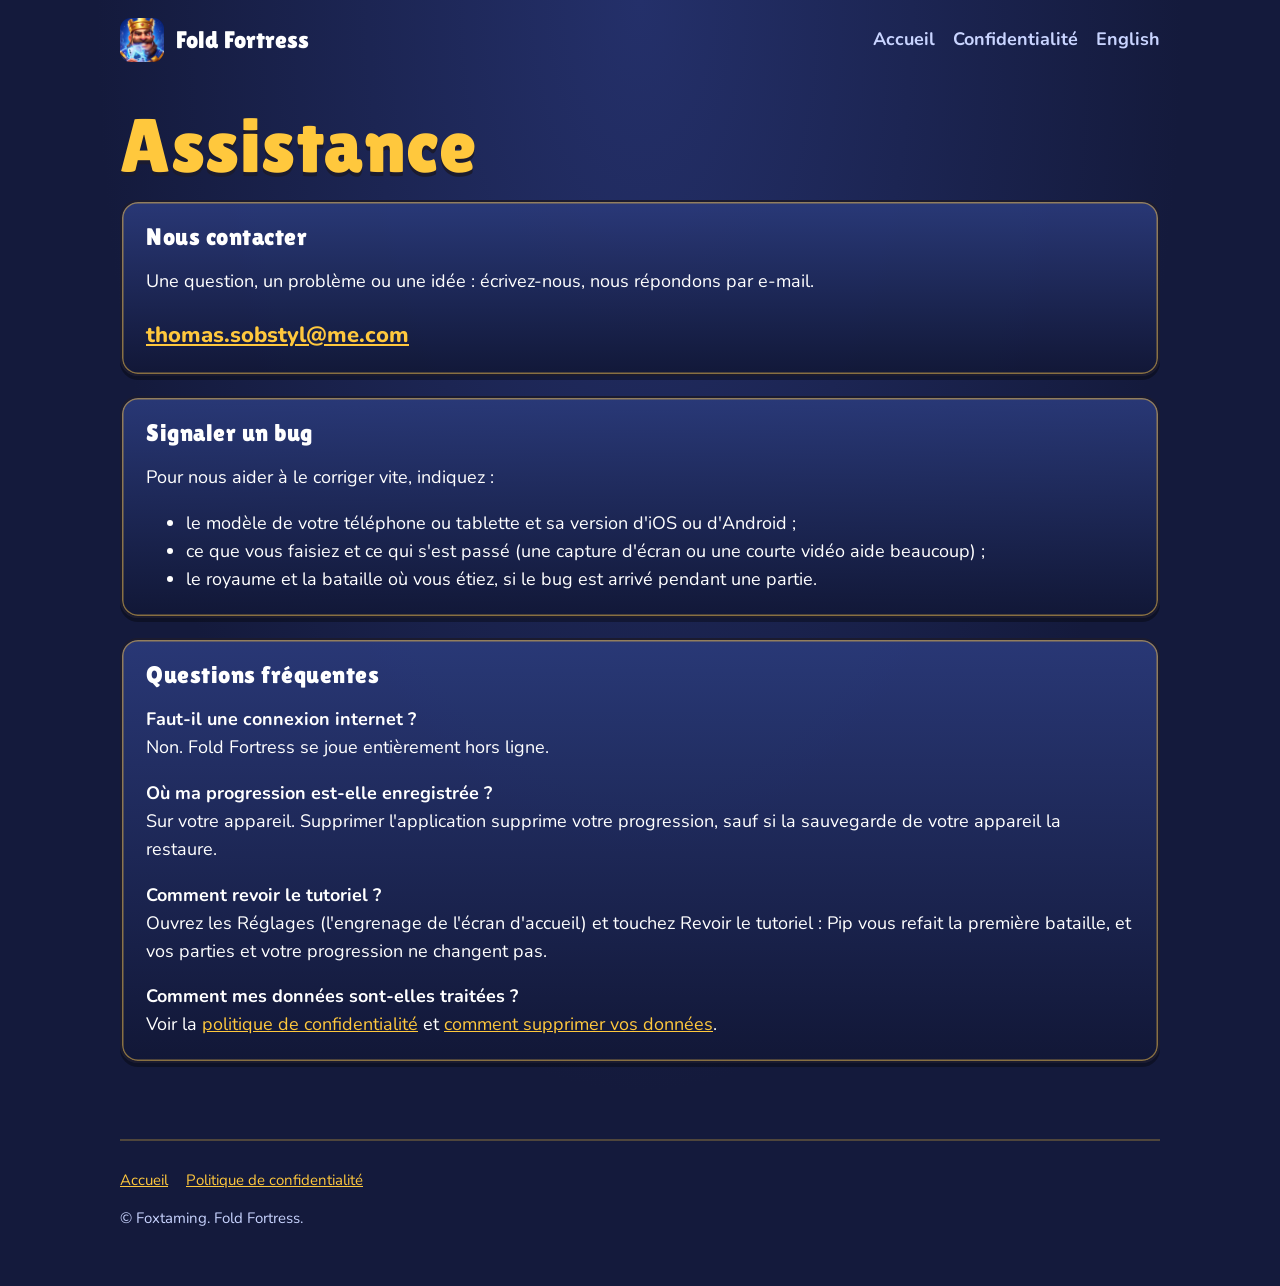
<file: fr/support.html>
<!doctype html>
<html lang="fr">
  <head>
    <meta charset="utf-8" />
    <meta name="viewport" content="width=device-width, initial-scale=1" />
    <title>Assistance Fold Fortress</title>
    <meta name="description" content="Aide pour Fold Fortress : contact, signalement de bugs et questions fréquentes." />
    <link rel="icon" href="../img/icon_180.png" />
    <link rel="preconnect" href="https://fonts.googleapis.com" />
    <link rel="preconnect" href="https://fonts.gstatic.com" crossorigin />
    <link href="https://fonts.googleapis.com/css2?family=Lilita+One&family=Nunito:wght@400;700;800&display=swap" rel="stylesheet" />
    <link rel="stylesheet" href="../style.css" />
  </head>
  <body>
    <div class="wrap">
      <header class="top">
        <a class="brand" href="../"><img src="../img/icon_180.png" alt="" /><span>Fold Fortress</span></a>
        <nav><a href="../">Accueil</a><a href="privacy.html">Confidentialité</a><a href="../support.html" hreflang="en" lang="en">English</a></nav>
      </header>

      <main class="page">
        <h1>Assistance</h1>

        <div class="card">
          <h2>Nous contacter</h2>
          <p>Une question, un problème ou une idée : écrivez-nous, nous répondons par e-mail.</p>
          <p class="mail"><a href="mailto:thomas.sobstyl@me.com?subject=Fold%20Fortress%20assistance">thomas.sobstyl@me.com</a></p>
        </div>

        <div class="card">
          <h2>Signaler un bug</h2>
          <p>Pour nous aider à le corriger vite, indiquez :</p>
          <ul>
            <li>le modèle de votre téléphone ou tablette et sa version d'iOS ou d'Android ;</li>
            <li>ce que vous faisiez et ce qui s'est passé (une capture d'écran ou une courte vidéo aide beaucoup) ;</li>
            <li>le royaume et la bataille où vous étiez, si le bug est arrivé pendant une partie.</li>
          </ul>
        </div>

        <div class="card">
          <h2>Questions fréquentes</h2>
          <p>
            <b>Faut-il une connexion internet ?</b><br />
            Non. Fold Fortress se joue entièrement hors ligne.
          </p>
          <p>
            <b>Où ma progression est-elle enregistrée ?</b><br />
            Sur votre appareil. Supprimer l'application supprime votre progression, sauf si la sauvegarde de votre
            appareil la restaure.
          </p>
          <p>
            <b>Comment revoir le tutoriel ?</b><br />
            Ouvrez les Réglages (l'engrenage de l'écran d'accueil) et touchez Revoir le tutoriel : Pip vous refait la
            première bataille, et vos parties et votre progression ne changent pas.
          </p>
          <p>
            <b>Comment mes données sont-elles traitées ?</b><br />
            Voir la <a href="privacy.html">politique de confidentialité</a> et
            <a href="delete-data.html">comment supprimer vos données</a>.
          </p>
        </div>
      </main>

      <footer>
        <a href="../">Accueil</a><a href="privacy.html">Politique de confidentialité</a>
        <p>© Foxtaming. Fold Fortress.</p>
      </footer>
    </div>
  </body>
</html>
</file>
<file: style.css>
/* Fold Fortress website (marketing and support pages), in the game's colours and fonts. */
:root {
  --ink: #1b1b2f;
  --navy: #141a3c;
  --navy-hi: #2a3a7a;
  --gold: #ffc83d;
  --gold-dark: #c98a12;
  --royal-blue: #2f6bff;
  --snow: #ffffff;
  --mist: #c9d4ff;
  --display: 'Lilita One', 'Arial Rounded MT Bold', system-ui, sans-serif;
  --body: 'Nunito', system-ui, sans-serif;
}

* {
  box-sizing: border-box;
}

html {
  background: var(--navy);
}

body {
  margin: 0;
  color: var(--snow);
  font-family: var(--body);
  font-size: 18px;
  line-height: 1.55;
  background: radial-gradient(ellipse at top, #24306a 0%, var(--navy) 60%);
}

a {
  color: var(--gold);
}

.wrap {
  width: min(100% - 32px, 1040px);
  margin-inline: auto;
}

header.top {
  display: flex;
  align-items: center;
  justify-content: space-between;
  gap: 16px;
  padding: 18px 0;
}

header.top .brand {
  display: flex;
  align-items: center;
  gap: 12px;
  color: var(--snow);
  font-family: var(--display);
  font-size: 24px;
  text-decoration: none;
}

header.top .brand img {
  width: 44px;
  height: 44px;
  border-radius: 11px;
}

header.top nav a {
  margin-left: 18px;
  color: var(--mist);
  text-decoration: none;
  font-weight: 700;
}

header.top nav a:hover {
  color: var(--gold);
}

h1,
h2,
h3 {
  margin: 0 0 12px;
  font-family: var(--display);
  font-weight: 400;
  line-height: 1.1;
  letter-spacing: 0.5px;
}

h1 {
  color: var(--gold);
  font-size: clamp(44px, 8vw, 76px);
  text-shadow: 0 4px 0 var(--ink);
}

h2 {
  color: var(--gold);
  font-size: clamp(30px, 5vw, 42px);
}

h3 {
  font-size: 24px;
}

.hero {
  display: grid;
  grid-template-columns: 1.1fr 0.9fr;
  align-items: center;
  gap: 40px;
  padding: 36px 0 56px;
}

.hero .icon {
  width: 120px;
  height: 120px;
  border-radius: 27px;
  border: 3px solid var(--ink);
  box-shadow: 0 6px 0 rgba(0, 0, 0, 0.35);
}

.hero .lede {
  font-size: 22px;
  color: var(--mist);
}

.hero .phone {
  justify-self: center;
  width: min(100%, 320px);
  border-radius: 30px;
  border: 4px solid var(--ink);
  box-shadow: 0 18px 50px rgba(0, 0, 0, 0.5);
}

.badge {
  display: inline-block;
  margin-top: 8px;
  padding: 12px 22px;
  border: 3px solid var(--ink);
  border-radius: 14px;
  background: linear-gradient(180deg, #ffe08a, var(--gold) 45%, var(--gold-dark));
  box-shadow: 0 4px 0 var(--ink);
  color: var(--ink);
  font-family: var(--display);
  font-size: 22px;
  text-decoration: none;
}

.note {
  color: var(--mist);
  font-size: 15px;
}

section.band {
  padding: 48px 0;
  border-top: 2px solid rgba(255, 200, 61, 0.25);
}

.combos {
  display: grid;
  grid-template-columns: repeat(auto-fill, minmax(230px, 1fr));
  gap: 12px;
  margin: 0;
  padding: 0;
  list-style: none;
}

.combos li {
  padding: 12px 16px;
  border: 2px solid var(--ink);
  border-radius: 14px;
  background: linear-gradient(180deg, rgba(42, 58, 122, 0.92), rgba(17, 23, 54, 0.92));
  box-shadow: inset 0 0 0 1.5px rgba(233, 185, 73, 0.55);
}

.combos b {
  display: block;
  color: var(--gold);
  font-family: var(--display);
  font-weight: 400;
  font-size: 20px;
}

.shots {
  display: grid;
  grid-template-columns: repeat(auto-fill, minmax(180px, 1fr));
  gap: 16px;
}

.shots img {
  width: 100%;
  border-radius: 18px;
  border: 3px solid var(--ink);
  box-shadow: 0 10px 28px rgba(0, 0, 0, 0.45);
}

.features {
  display: grid;
  grid-template-columns: repeat(auto-fill, minmax(280px, 1fr));
  gap: 24px;
}

.card {
  padding: 22px 24px;
  border: 2px solid var(--ink);
  border-radius: 18px;
  background: linear-gradient(180deg, rgba(42, 58, 122, 0.92), rgba(17, 23, 54, 0.92));
  box-shadow:
    inset 0 0 0 1.5px rgba(233, 185, 73, 0.55),
    0 4px 0 rgba(0, 0, 0, 0.35);
}

main.page .card h2 {
  color: var(--snow);
  font-size: 24px;
}

.card p:last-child,
.card ul:last-child {
  margin-bottom: 0;
}

main.page {
  padding: 24px 0 56px;
}

main.page .card {
  margin-bottom: 20px;
}

.mail {
  font-size: 22px;
  font-weight: 800;
  word-break: break-all;
}

footer {
  padding: 28px 0 40px;
  border-top: 2px solid rgba(255, 200, 61, 0.25);
  color: var(--mist);
  font-size: 15px;
}

footer a {
  margin-right: 18px;
}

@media (max-width: 760px) {
  .hero {
    grid-template-columns: 1fr;
    gap: 28px;
    padding-top: 16px;
  }

  header.top nav a {
    margin-left: 12px;
  }

  header.top .brand span {
    display: none;
  }
}
</file>
